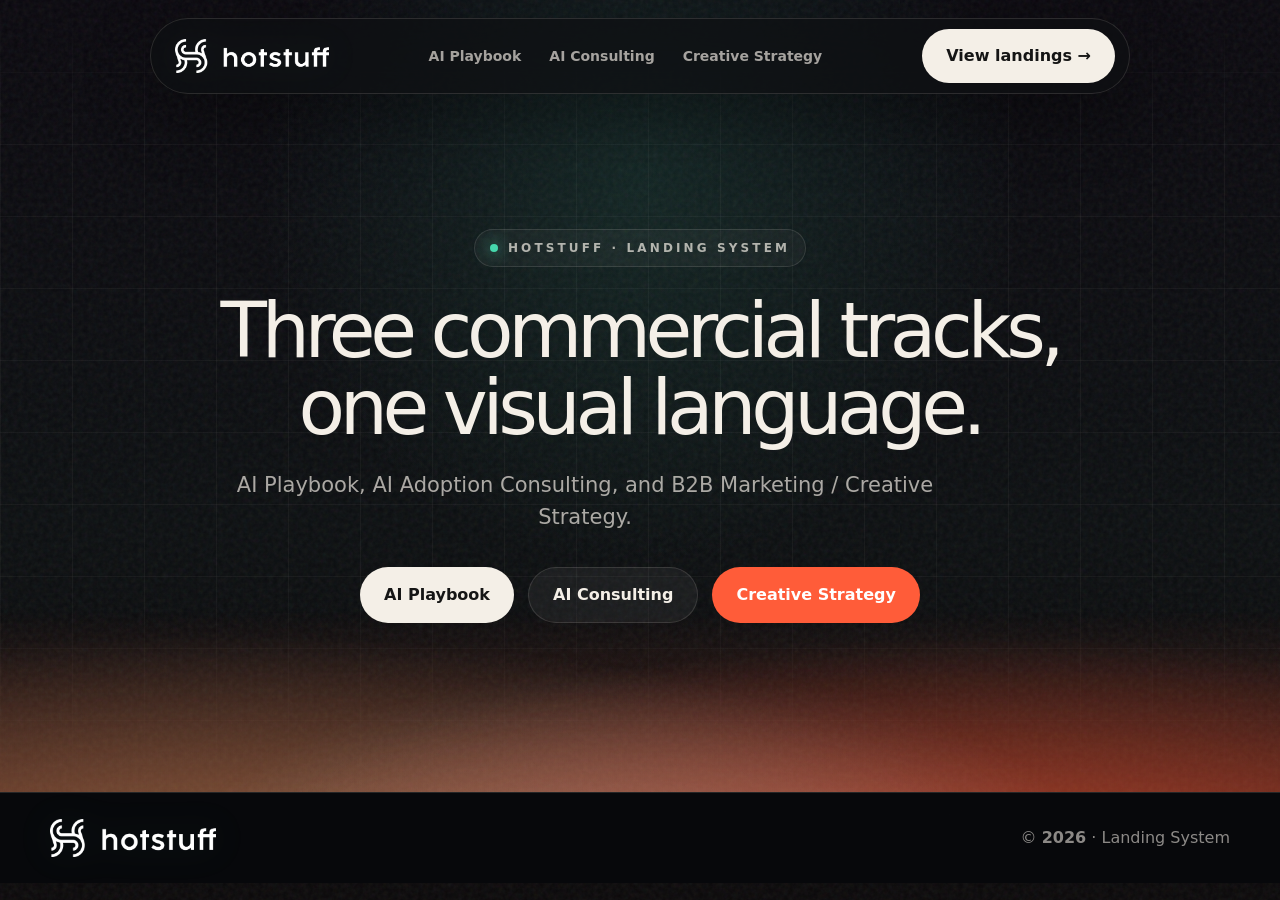
<file: index.html>
<!doctype html>
<html lang="en">
  <head>
    <meta charset="utf-8" />
    <meta name="viewport" content="width=device-width,initial-scale=1" />
    <title>HOTSTUFF Landings</title>
    <meta name="description" content="Choose a HOTSTUFF landing page." />
    <link rel="stylesheet" href="assets/styles.css" />
    <script>
(function () {
  const TRACKING_STORAGE_KEY = "tracking_params";

  const TRACKING_PARAMS = [
    "utm_source",
    "utm_medium",
    "utm_campaign",
    "utm_content",
    "utm_term",
    "gclid",
    "fbclid",
    "ad_id",
    "li_fat_id"
  ];

  try {
    const params = new URLSearchParams(window.location.search);

    const existingRaw = localStorage.getItem(TRACKING_STORAGE_KEY);
    const existing = existingRaw ? JSON.parse(existingRaw) : {};

    const updated = { ...existing };

    TRACKING_PARAMS.forEach(function (key) {
      const value = params.get(key);

      if (value && value.trim() !== "") {
        updated[key] = value.trim();
      }
    });

    localStorage.setItem(
      TRACKING_STORAGE_KEY,
      JSON.stringify(updated)
    );

  } catch (error) {
    console.error("Error capturing tracking params:", error);
  }
})();
</script>
  </head>
  <body>
    <div class="noise"></div>
    <nav class="nav">
      <a class="brand" href="index.html"
        ><img
          class="brand-logo"
          src="assets/logo-hotstuff.png"
          alt="Hotstuff" /></a
      ><button class="mobile-toggle">☰</button>
      <div class="nav-links">
        <a href="ai-playbook.html">AI Playbook</a
        ><a href="ai-consulting.html">AI Consulting</a
        ><a href="creative-strategy.html">Creative Strategy</a>
      </div>
      <a class="nav-cta" href="#form">View landings →</a>
    </nav>
    <main>
      <section class="hero">
        <div class="grid-bg"></div>
        <div class="aurora"></div>
        <div class="container">
          <div class="hero-copy reveal">
            <div class="eyebrow">HOTSTUFF · Landing System</div>
            <h1 style="margin-top: 26px">
              Three commercial tracks, one visual language.
            </h1>
            <p class="lead">
              AI Playbook, AI Adoption Consulting, and B2B Marketing / Creative
              Strategy.
            </p>
            <div class="hero-actions">
              <a class="btn" href="ai-playbook.html">AI Playbook</a
              ><a class="btn secondary" href="ai-consulting.html"
                >AI Consulting</a
              ><a class="btn coral" href="creative-strategy.html"
                >Creative Strategy</a
              >
            </div>
          </div>
        </div>
      </section>
    </main>
    <footer class="footer">
      <div class="container">
        <div class="brand">
          <img
            class="brand-logo"
            src="assets/logo-hotstuff.png"
            alt="Hotstuff"
          />
        </div>
        <span>© <b data-year></b> · Landing System</span>
      </div>
    </footer>
    <script src="assets/scripts.js"></script>
  </body>
</html>
</file>
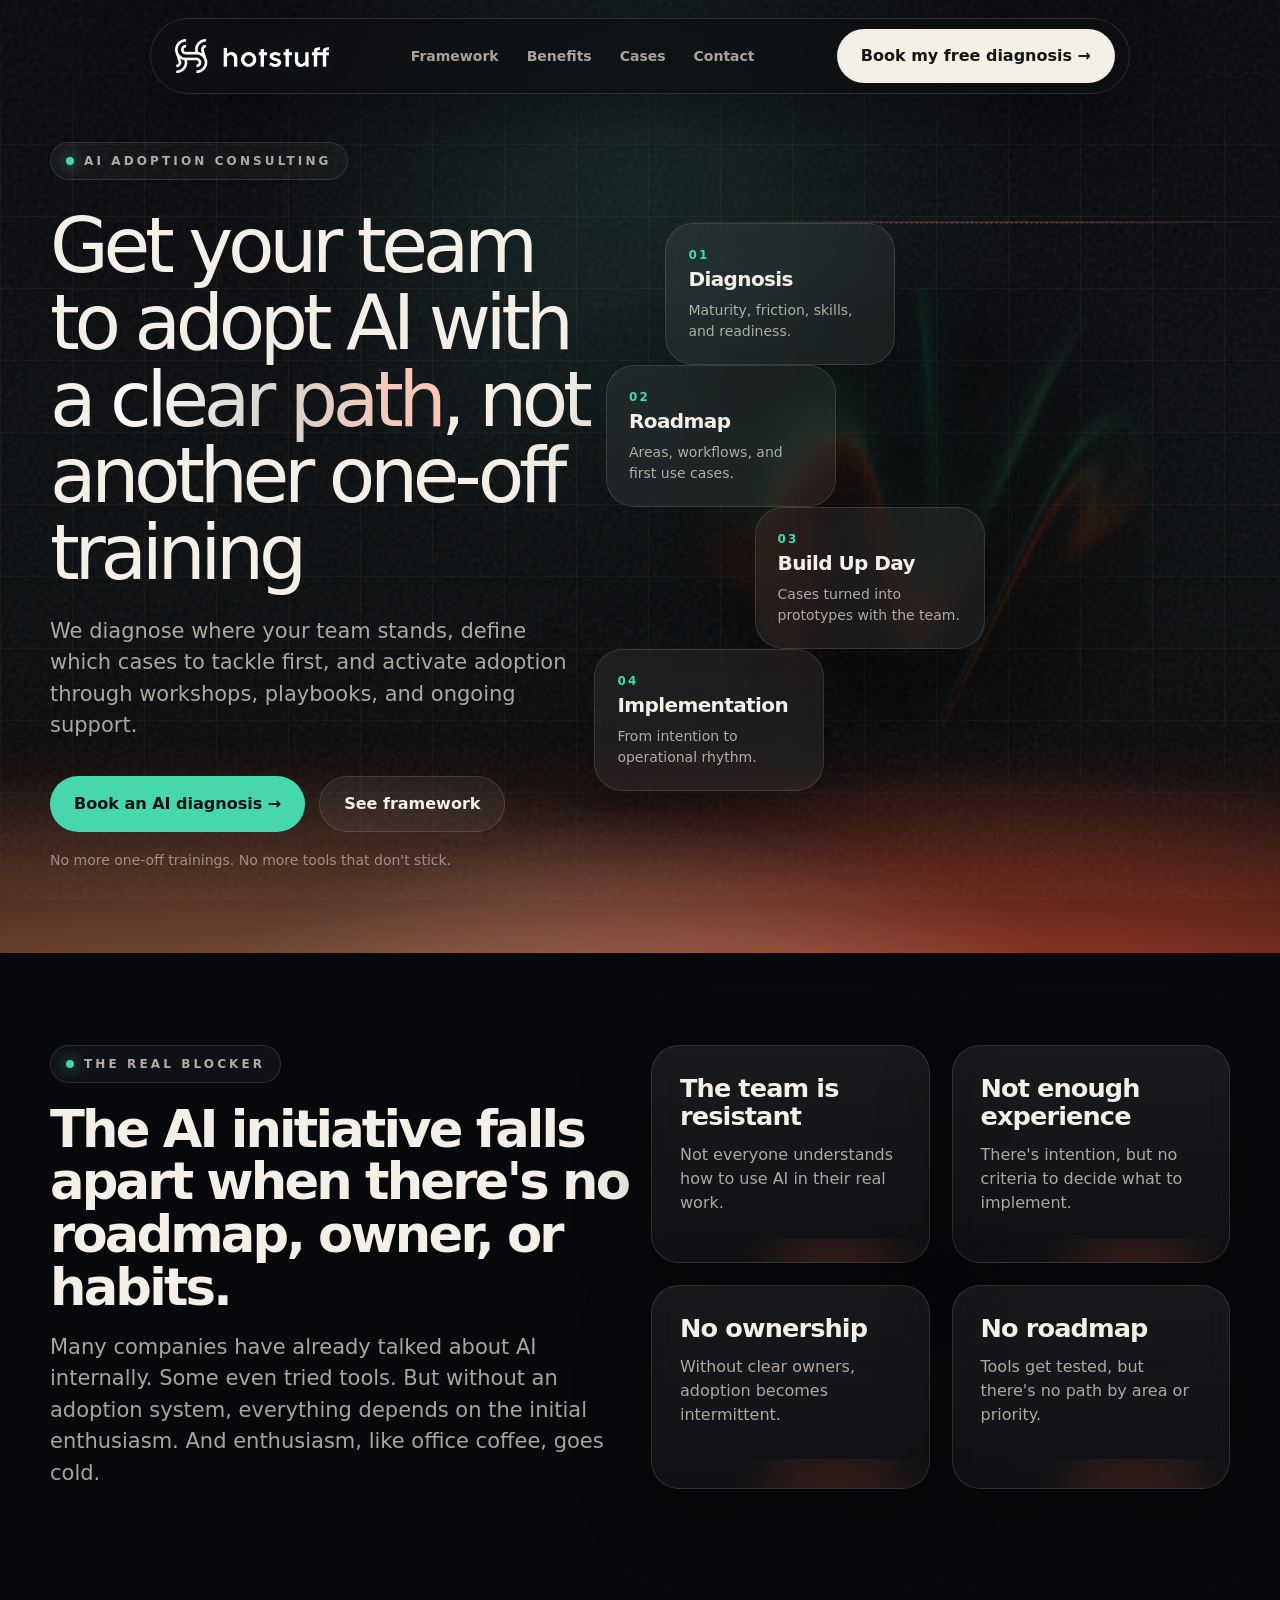
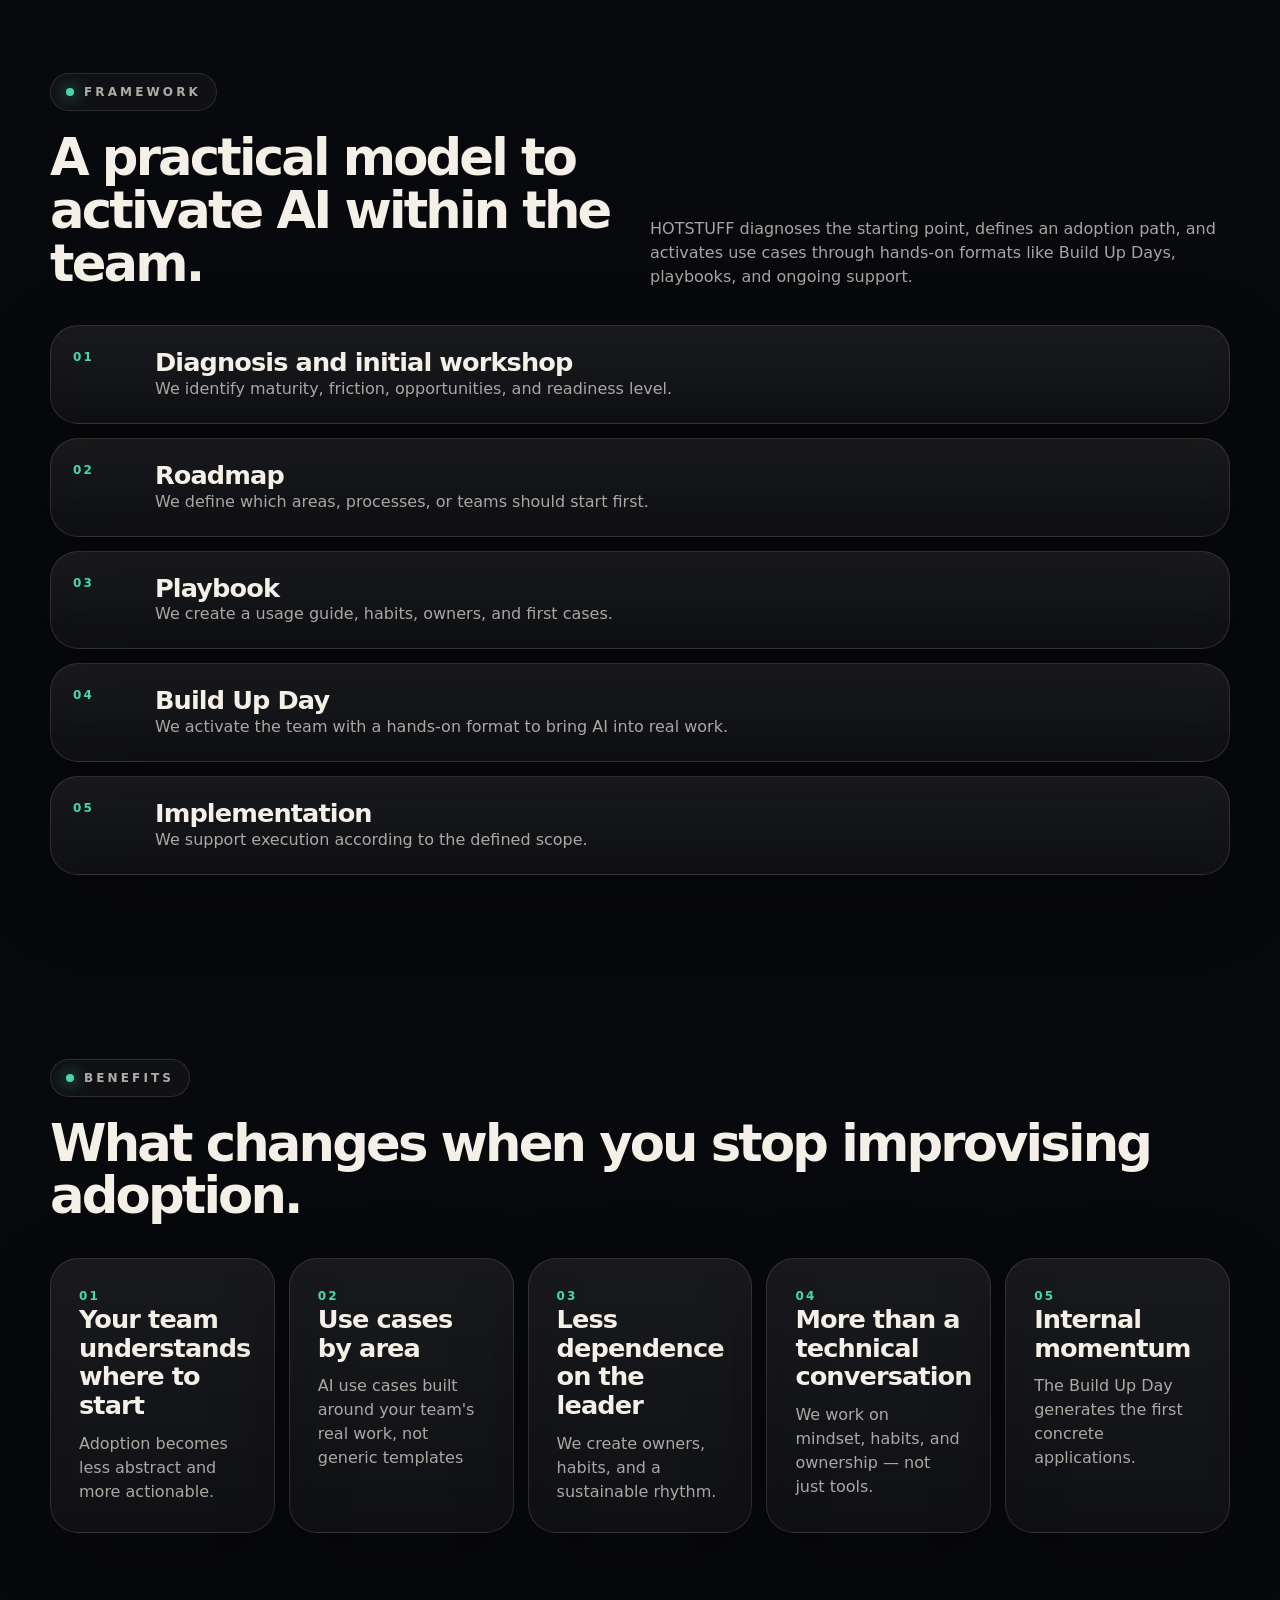
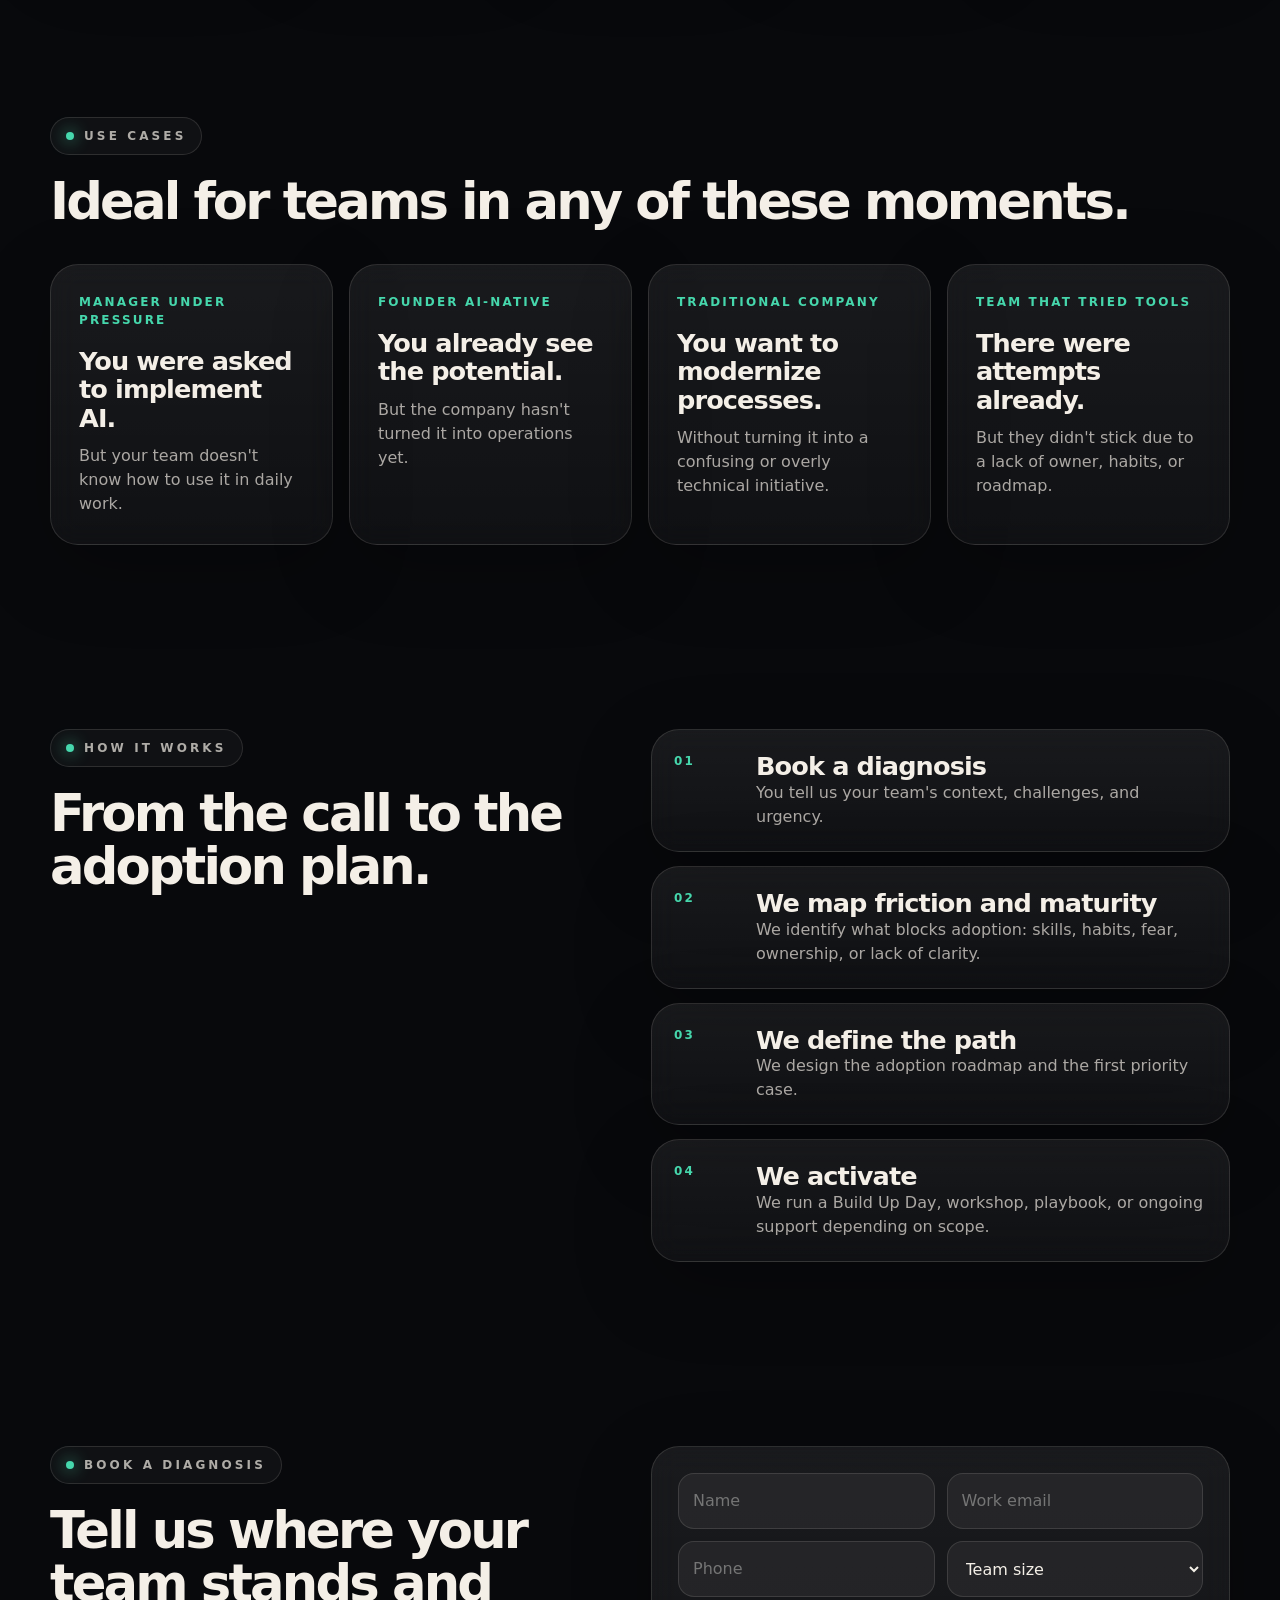
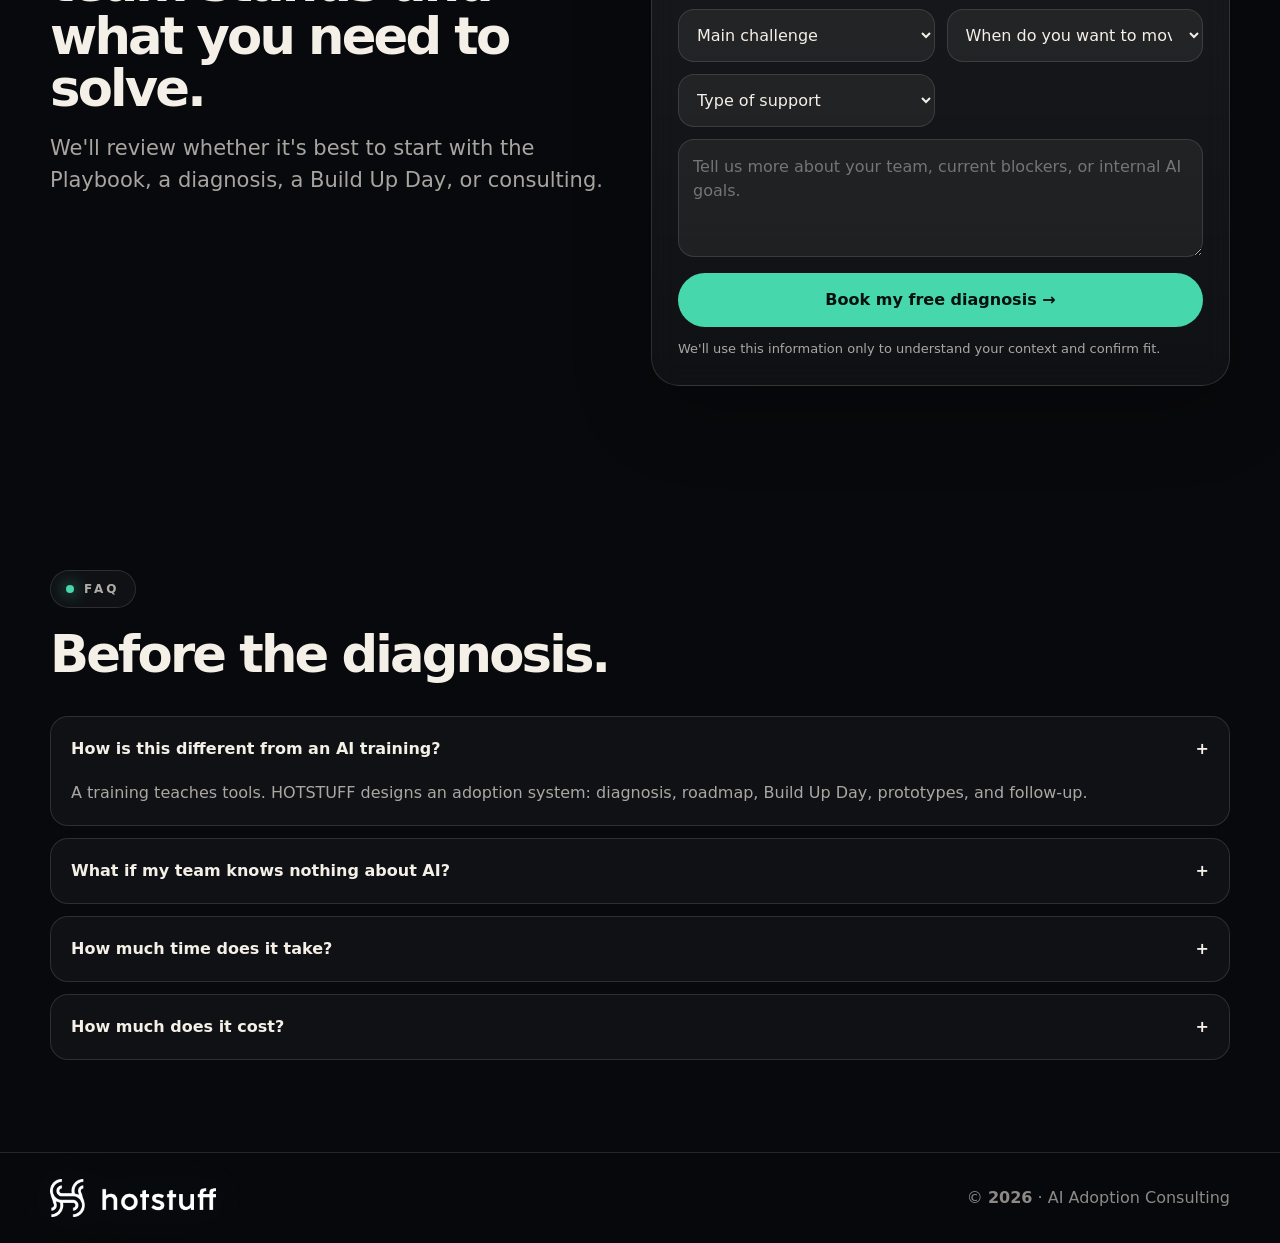
<file: ai-consulting.html>
<!doctype html>
<html lang="en">
  <head>
    <meta charset="utf-8" />
    <meta name="viewport" content="width=device-width,initial-scale=1" />
    <title>AI Consulting | HOTSTUFF</title>
    <meta
      name="description"
      content="Diagnosis, roadmap, and activation to adopt AI with structure."
    />
    <link rel="stylesheet" href="assets/styles.css" />
    <script>
(function () {
  const TRACKING_STORAGE_KEY = "tracking_params";

  const TRACKING_PARAMS = [
    "utm_source",
    "utm_medium",
    "utm_campaign",
    "utm_content",
    "utm_term",
    "gclid",
    "fbclid",
    "ad_id",
    "li_fat_id"
  ];

  try {
    const params = new URLSearchParams(window.location.search);

    const existingRaw = localStorage.getItem(TRACKING_STORAGE_KEY);
    const existing = existingRaw ? JSON.parse(existingRaw) : {};

    const updated = { ...existing };

    TRACKING_PARAMS.forEach(function (key) {
      const value = params.get(key);

      if (value && value.trim() !== "") {
        updated[key] = value.trim();
      }
    });

    localStorage.setItem(
      TRACKING_STORAGE_KEY,
      JSON.stringify(updated)
    );

  } catch (error) {
    console.error("Error capturing tracking params:", error);
  }
})();
</script>
  </head>
  <body>
    <div class="noise"></div>
    <nav class="nav">
      <a class="brand" href="index.html"
        ><img
          class="brand-logo"
          src="assets/logo-hotstuff.png"
          alt="Hotstuff" /></a
      ><button class="mobile-toggle">☰</button>
      <div class="nav-links">
        <a href="#framework">Framework</a><a href="#beneficios">Benefits</a
        ><a href="#casos">Cases</a><a href="#form">Contact</a>
      </div>
      <a class="nav-cta" href="#form">Book my free diagnosis →</a>
    </nav>
    <main>
      <section class="process-hero">
        <div class="grid-bg"></div>
        <div class="aurora"></div>
        <div class="container">
          <div class="hero-copy reveal">
            <div class="eyebrow">AI Adoption Consulting</div>
            <h1 style="margin-top: 28px">
              Get your team to adopt AI with a
              <span class="accent">clear path</span>, not another one-off
              training
            </h1>
            <p class="lead">
              We diagnose where your team stands, define which cases to tackle
              first, and activate adoption through workshops, playbooks, and
              ongoing support.
            </p>
            <!--
<div class="pill-list">
  <span class="pill">Maturity diagnosis</span>
  <span class="pill">Roadmap by area</span>
  <span class="pill">Build Up Day</span>
  <span class="pill">Ongoing support</span>
</div>
-->
            <div class="hero-actions">
              <a class="btn mint" href="#form">Book an AI diagnosis →</a
              ><a class="btn secondary" href="#framework">See framework</a>
            </div>
            <p class="hero-micro">
              No more one-off trainings. No more tools that don't stick.
            </p>
          </div>
          <div class="process-map reveal">
            <div class="map-ring"></div>
            <div class="node">
              <div class="tag">01</div>
              <b>Diagnosis</b
              ><span>Maturity, friction, skills, and readiness.</span>
            </div>
            <div class="node">
              <div class="tag">02</div>
              <b>Roadmap</b><span>Areas, workflows, and first use cases.</span>
            </div>
            <div class="node">
              <div class="tag">03</div>
              <b>Build Up Day</b
              ><span>Cases turned into prototypes with the team.</span>
            </div>
            <div class="node" style="margin-left: 30px">
              <div class="tag">04</div>
              <b>Implementation</b>
              <span>From intention to operational rhythm.</span>
            </div>
          </div>
        </div>
      </section>
      <section class="section">
        <div class="container grid-2">
          <div class="reveal">
            <span class="eyebrow">The real blocker</span>
            <h2 style="margin-top: 20px">
              The AI initiative falls apart when there's no roadmap, owner, or
              habits.
            </h2>
            <p class="lead" style="margin-top: 18px">
              Many companies have already talked about AI internally. Some even
              tried tools. But without an adoption system, everything depends on
              the initial enthusiasm. And enthusiasm, like office coffee, goes
              cold.
            </p>
          </div>
          <div class="grid-2 reveal">
            <div class="problem-card card">
              <h3>The team is resistant</h3>
              <p style="margin-top: 12px">
                Not everyone understands how to use AI in their real work.
              </p>
            </div>
            <div class="problem-card card">
              <h3>Not enough experience</h3>
              <p style="margin-top: 12px">
                There's intention, but no criteria to decide what to implement.
              </p>
            </div>
            <div class="problem-card card">
              <h3>No ownership</h3>
              <p style="margin-top: 12px">
                Without clear owners, adoption becomes intermittent.
              </p>
            </div>
            <div class="problem-card card">
              <h3>No roadmap</h3>
              <p style="margin-top: 12px">
                Tools get tested, but there's no path by area or priority.
              </p>
            </div>
          </div>
        </div>
      </section>
      <section class="section" id="framework">
        <div class="container">
          <div class="section-head reveal">
            <div>
              <span class="eyebrow">Framework</span>
              <h2 style="margin-top: 20px">
                A practical model to activate AI within the team.
              </h2>
            </div>
            <p>
              HOTSTUFF diagnoses the starting point, defines an adoption path,
              and activates use cases through hands-on formats like Build Up
              Days, playbooks, and ongoing support.
            </p>
          </div>
          <div class="timeline reveal">
            <div class="step card">
              <div class="num">01</div>
              <div>
                <h3>Diagnosis and initial workshop</h3>
                <p>
                  We identify maturity, friction, opportunities, and readiness
                  level.
                </p>
              </div>
            </div>
            <div class="step card">
              <div class="num">02</div>
              <div>
                <h3>Roadmap</h3>
                <p>
                  We define which areas, processes, or teams should start first.
                </p>
              </div>
            </div>
            <div class="step card">
              <div class="num">03</div>
              <div>
                <h3>Playbook</h3>
                <p>We create a usage guide, habits, owners, and first cases.</p>
              </div>
            </div>
            <div class="step card">
              <div class="num">04</div>
              <div>
                <h3>Build Up Day</h3>
                <p>
                  We activate the team with a hands-on format to bring AI into
                  real work.
                </p>
              </div>
            </div>
            <div class="step card">
              <div class="num">05</div>
              <div>
                <h3>Implementation</h3>
                <p>We support execution according to the defined scope.</p>
              </div>
            </div>
          </div>
        </div>
      </section>
      <section class="section" id="beneficios">
        <div class="container">
          <div class="section-head reveal">
            <div>
              <span class="eyebrow">Benefits</span>
              <h2 style="margin-top: 20px">
                What changes when you stop improvising adoption.
              </h2>
            </div>
          </div>
          <div class="benefit-strip reveal">
            <div class="feature-card card">
              <div class="num">01</div>
              <h3>Your team understands where to start</h3>
              <p style="margin-top: 12px">
                Adoption becomes less abstract and more actionable.
              </p>
            </div>
            <div class="feature-card card">
              <div class="num">02</div>
              <h3>Use cases by area</h3>
              <p style="margin-top: 12px">
                AI use cases built around your team's real work, not generic
                templates
              </p>
            </div>
            <div class="feature-card card">
              <div class="num">03</div>
              <h3>Less dependence on the leader</h3>
              <p style="margin-top: 12px">
                We create owners, habits, and a sustainable rhythm.
              </p>
            </div>
            <div class="feature-card card">
              <div class="num">04</div>
              <h3>More than a technical conversation</h3>
              <p style="margin-top: 12px">
                We work on mindset, habits, and ownership — not just tools.
              </p>
            </div>
            <div class="feature-card card">
              <div class="num">05</div>
              <h3>Internal momentum</h3>
              <p style="margin-top: 12px">
                The Build Up Day generates the first concrete applications.
              </p>
            </div>
          </div>
        </div>
      </section>
      <section class="section" id="casos">
        <div class="container">
          <div class="section-head reveal">
            <div>
              <span class="eyebrow">Use cases</span>
              <h2 style="margin-top: 20px">
                Ideal for teams in any of these moments.
              </h2>
            </div>
          </div>
          <div class="grid-4">
            <div class="case-card card reveal">
              <div class="tag">Manager under pressure</div>
              <h3 style="margin-top: 18px">You were asked to implement AI.</h3>
              <p style="margin-top: 12px">
                But your team doesn't know how to use it in daily work.
              </p>
            </div>
            <div class="case-card card reveal">
              <div class="tag">Founder AI-native</div>
              <h3 style="margin-top: 18px">You already see the potential.</h3>
              <p style="margin-top: 12px">
                But the company hasn't turned it into operations yet.
              </p>
            </div>
            <div class="case-card card reveal">
              <div class="tag">Traditional company</div>
              <h3 style="margin-top: 18px">You want to modernize processes.</h3>
              <p style="margin-top: 12px">
                Without turning it into a confusing or overly technical
                initiative.
              </p>
            </div>
            <div class="case-card card reveal">
              <div class="tag">Team that tried tools</div>
              <h3 style="margin-top: 18px">There were attempts already.</h3>
              <p style="margin-top: 12px">
                But they didn't stick due to a lack of owner, habits, or
                roadmap.
              </p>
            </div>
          </div>
        </div>
      </section>
      <section class="section">
        <div class="container grid-2">
          <div class="reveal">
            <span class="eyebrow">How it works</span>
            <h2 style="margin-top: 20px">
              From the call to the adoption plan.
            </h2>
          </div>
          <div class="timeline reveal">
            <div class="step card">
              <div class="num">01</div>
              <div>
                <h3>Book a diagnosis</h3>
                <p>You tell us your team's context, challenges, and urgency.</p>
              </div>
            </div>
            <div class="step card">
              <div class="num">02</div>
              <div>
                <h3>We map friction and maturity</h3>
                <p>
                  We identify what blocks adoption: skills, habits, fear,
                  ownership, or lack of clarity.
                </p>
              </div>
            </div>
            <div class="step card">
              <div class="num">03</div>
              <div>
                <h3>We define the path</h3>
                <p>
                  We design the adoption roadmap and the first priority case.
                </p>
              </div>
            </div>
            <div class="step card">
              <div class="num">04</div>
              <div>
                <h3>We activate</h3>
                <p>
                  We run a Build Up Day, workshop, playbook, or ongoing support
                  depending on scope.
                </p>
              </div>
            </div>
          </div>
        </div>
      </section>
      <section class="section" id="form">
        <div class="container grid-2">
          <div class="reveal">
            <span class="eyebrow">Book a diagnosis</span>
            <h2 style="margin-top: 20px">
              Tell us where your team stands and what you need to solve.
            </h2>
            <p class="lead" style="margin-top: 18px">
              We'll review whether it's best to start with the Playbook, a
              diagnosis, a Build Up Day, or consulting.
            </p>
          </div>
          <form
            class="form-card card reveal"
            data-redirect="thankyou-consulting.html"
          >
            <div class="form-grid">
              <input required placeholder="Name" /><input
                type="email"
                required
                placeholder="Work email"
              /><input placeholder="Phone" /><!--
<input placeholder="Company" />
<input placeholder="Role" />
<input placeholder="Country" />

<input placeholder="Company" />
<input placeholder="Role" />
<input placeholder="Country" />
--><select required>
                <option value="">Team size</option>
                <option>1–10</option>
                <option>11–50</option>
                <option>51–200</option>
                <option>200+</option></select
              ><select required>
                <option value="">Main challenge</option>
                <option>The team doesn't use AI</option>
                <option>We don't know where to start</option>
                <option>No roadmap</option>
                <option>There's no internal owner</option>
                <option>We want to activate a specific area</option></select
              ><select required>
                <option value="">When do you want to move forward?</option>
                <option>This month</option>
                <option>1–3 months</option>
                <option>3–6 months</option>
                <option>Just exploring</option></select
              ><select required>
                <option value="">Type of support</option>
                <option>Diagnosis</option>
                <option>Build Up Day</option>
                <option>Consulting</option>
                <option>Full implementation</option>
                <option>Not sure</option></select
              ><textarea
                class="full"
                placeholder="Tell us more about your team, current blockers, or internal AI goals."
              ></textarea>
            </div>
            <button
              class="btn mint"
              type="submit"
              style="width: 100%; margin-top: 16px"
            >
              Book my free diagnosis →
            </button>
            <p class="form-note">
              We'll use this information only to understand your context and
              confirm fit.
            </p>
          </form>
        </div>
      </section>
      <section class="section" id="faq">
        <div class="container">
          <div class="section-head reveal">
            <div>
              <span class="eyebrow">FAQ</span>
              <h2 style="margin-top: 20px">Before the diagnosis.</h2>
            </div>
          </div>
          <div class="faq reveal">
            <div class="faq-item open">
              <div class="faq-q">
                How is this different from an AI training?<span>+</span>
              </div>
              <div class="faq-a">
                <p>
                  A training teaches tools. HOTSTUFF designs an adoption system:
                  diagnosis, roadmap, Build Up Day, prototypes, and follow-up.
                </p>
              </div>
            </div>
            <div class="faq-item">
              <div class="faq-q">
                What if my team knows nothing about AI?<span>+</span>
              </div>
              <div class="faq-a">
                <p>
                  No problem. The diagnostic identifies who knows what and how
                  to build balanced teams.
                </p>
              </div>
            </div>
            <div class="faq-item">
              <div class="faq-q">How much time does it take?<span>+</span></div>
              <div class="faq-a">
                <p>
                  The Build Up Day takes a full day. Before that there are 2–3
                  short diagnosis and design meetings.
                </p>
              </div>
            </div>
            <div class="faq-item">
              <div class="faq-q">How much does it cost?<span>+</span></div>
              <div class="faq-a">
                <p>
                  It's quoted based on team size, diagnosis, Build Up Day
                  length, and level of follow-up.
                </p>
              </div>
            </div>
          </div>
        </div>
      </section>
    </main>
    <footer class="footer">
      <div class="container">
        <div class="brand">
          <img
            class="brand-logo"
            src="assets/logo-hotstuff.png"
            alt="Hotstuff"
          />
        </div>
        <span>© <b data-year></b> · AI Adoption Consulting</span>
      </div>
    </footer>
    <script src="assets/scripts.js"></script>
  </body>
</html>
</file>
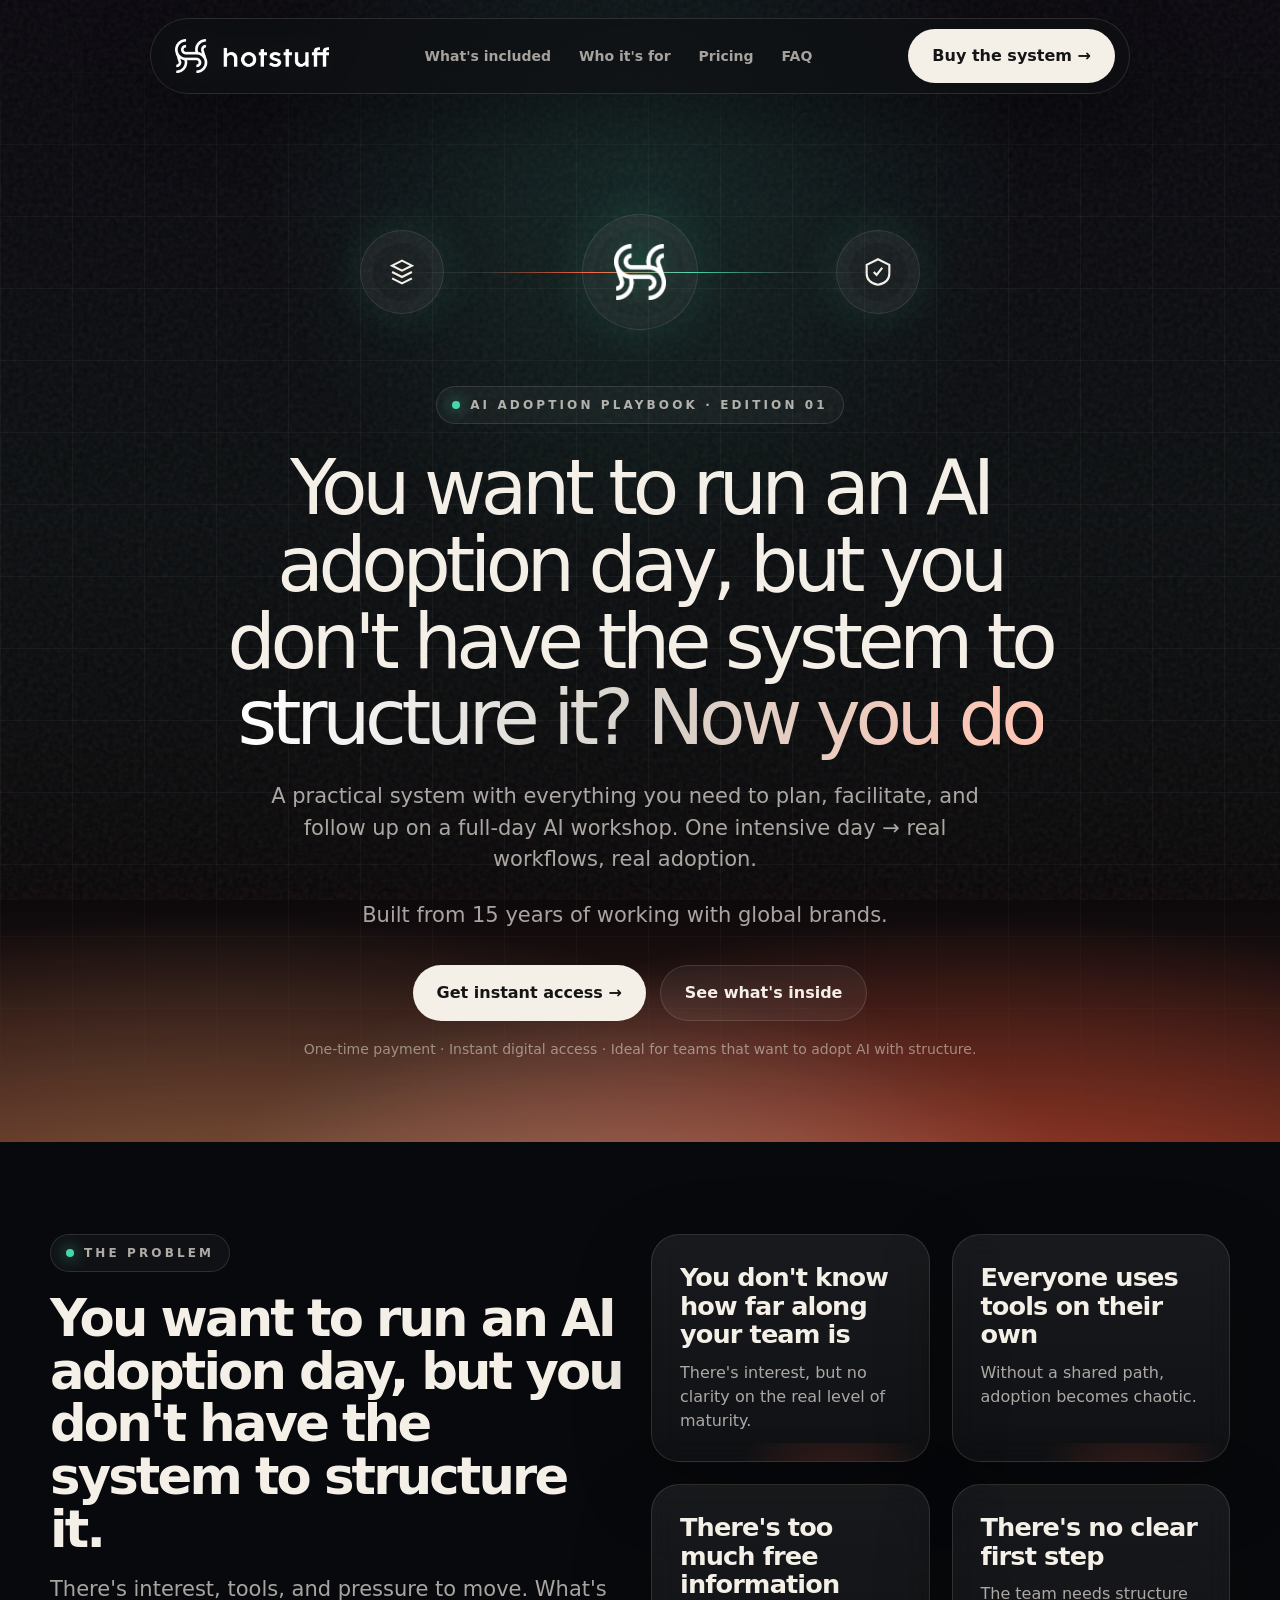
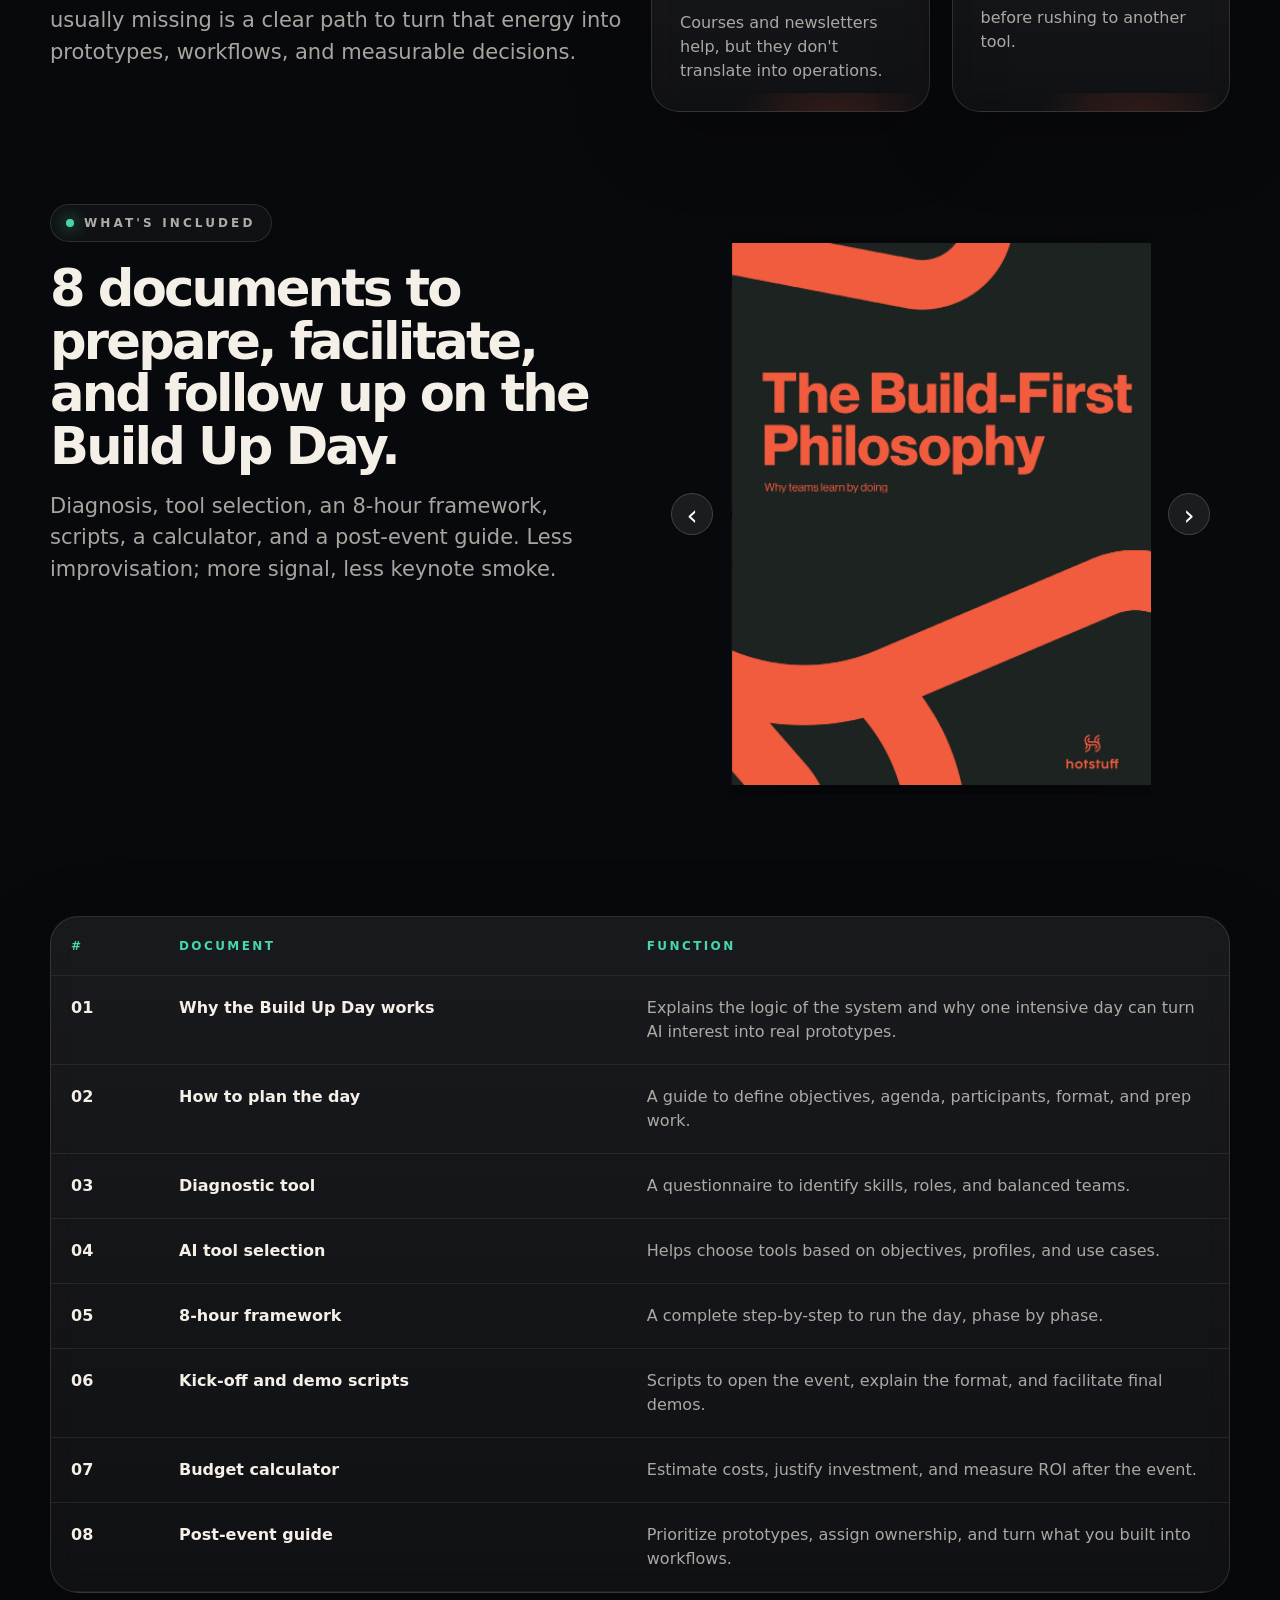
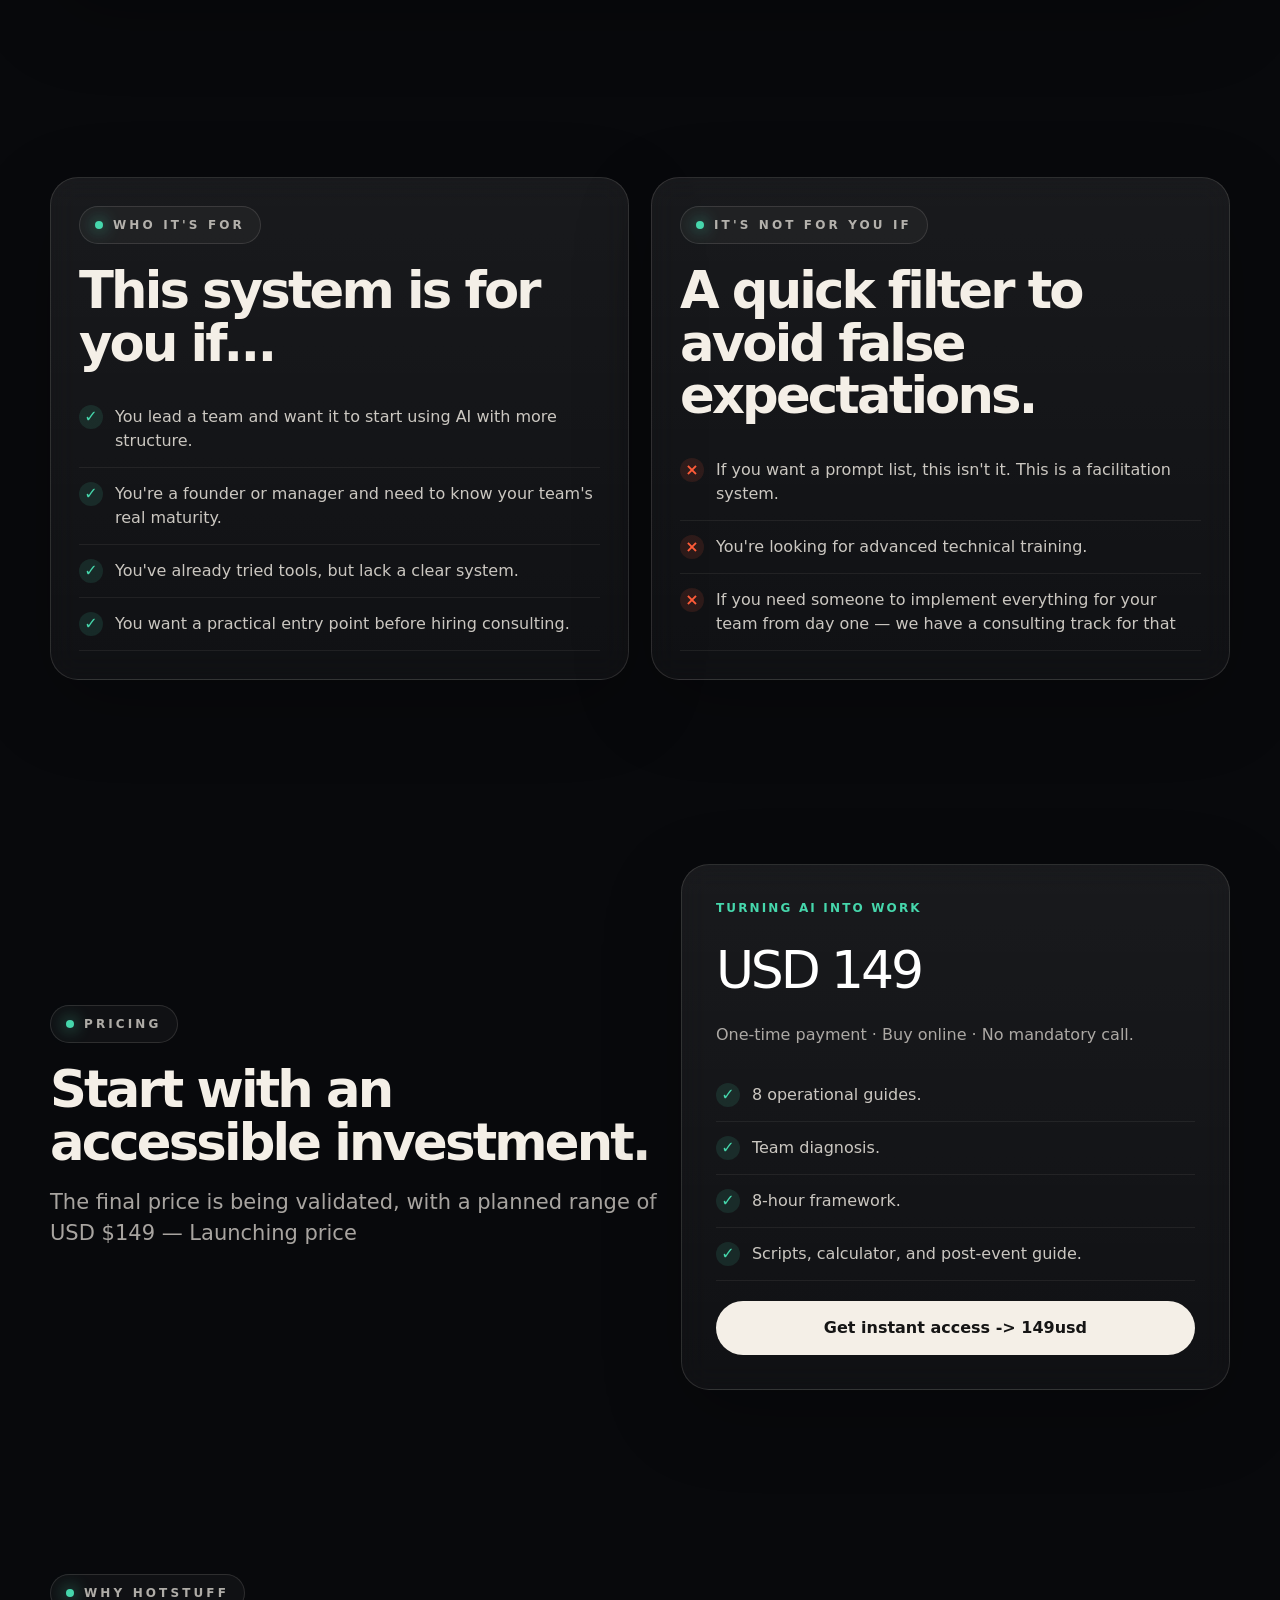
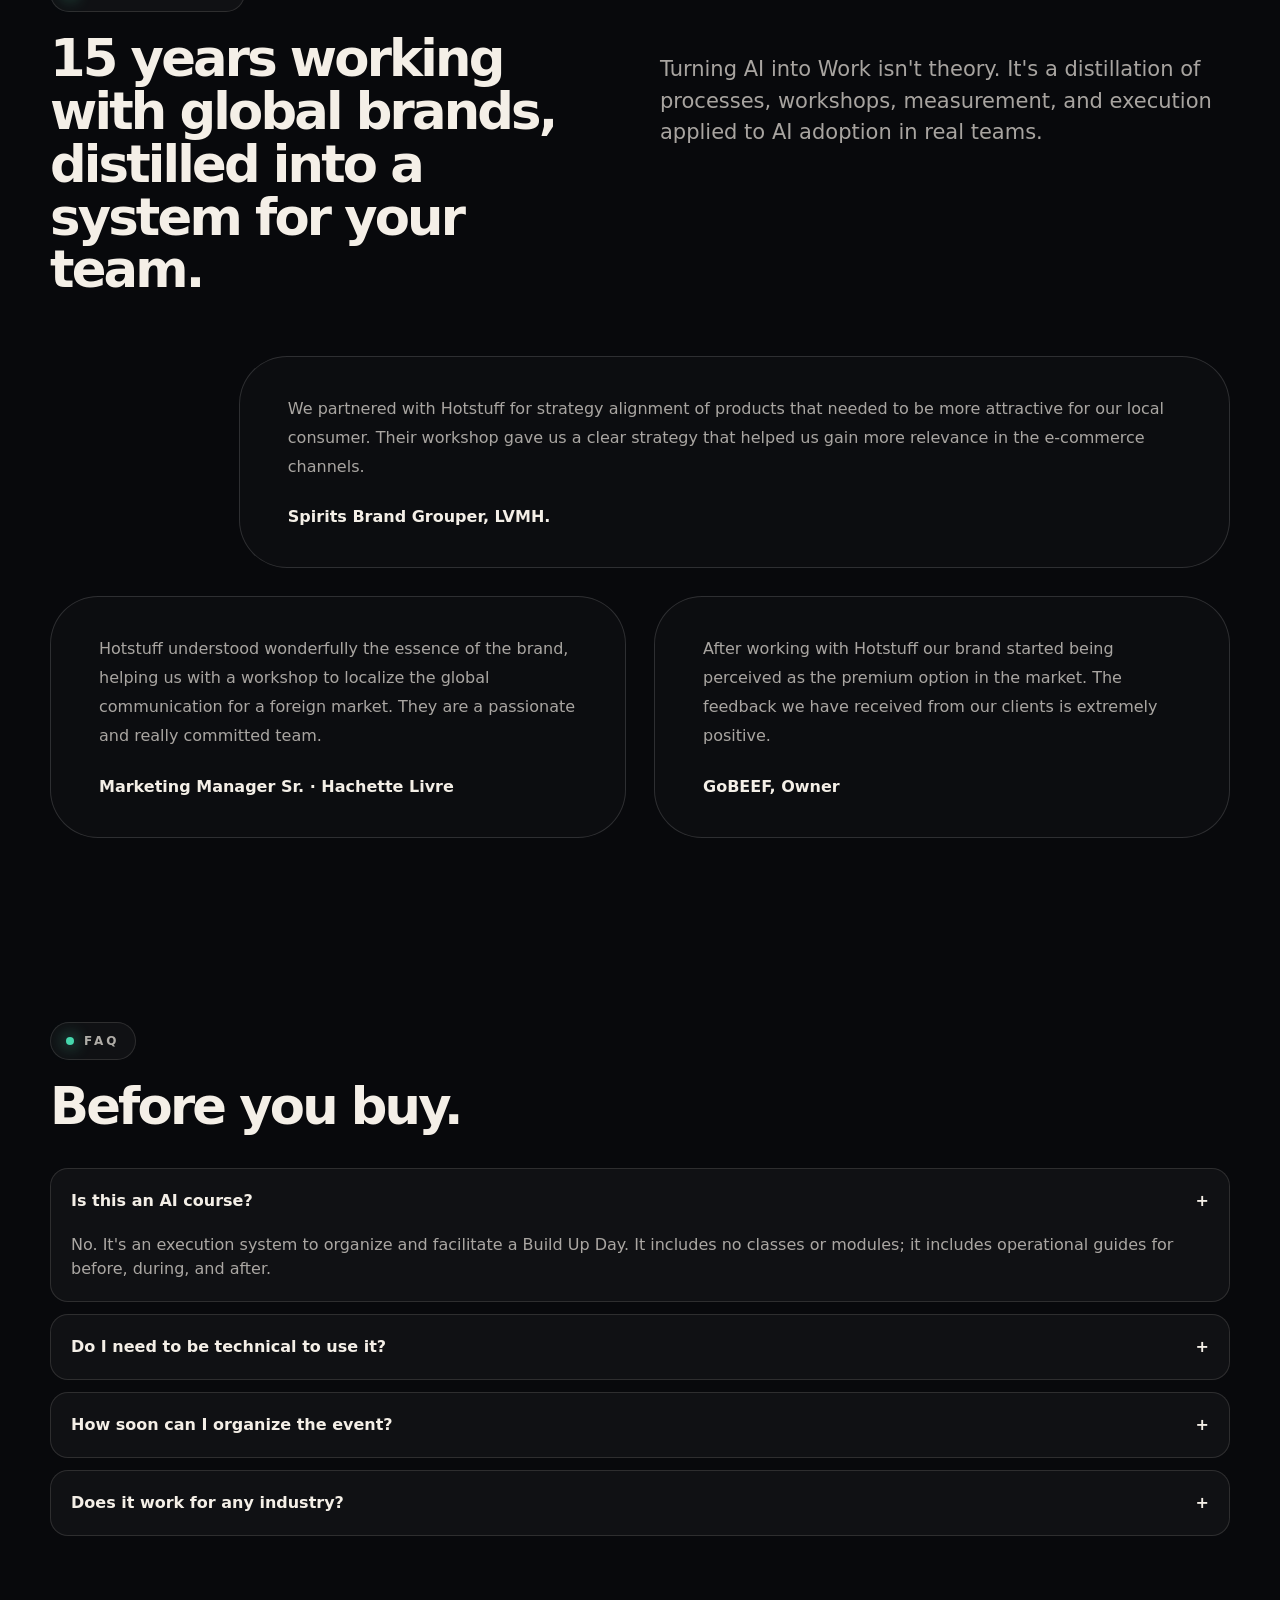
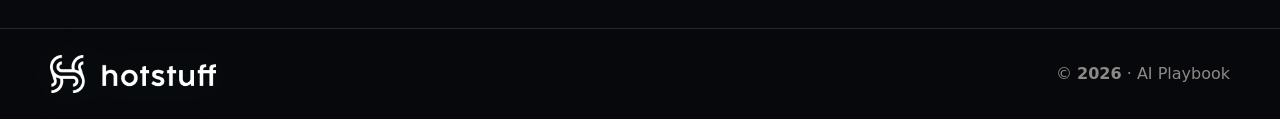
<file: ai-playbook.html>
<!doctype html>
<html lang="en">
  <head>
    <meta charset="utf-8" />
    <meta name="viewport" content="width=device-width,initial-scale=1" />
    <title>AI Playbook | HOTSTUFF</title>
    <meta
      name="description"
      content="An operating system to facilitate an AI Build Up Day."
    />
    <link rel="stylesheet" href="assets/styles.css" />
    <script>
(function () {
  const TRACKING_STORAGE_KEY = "tracking_params";

  const TRACKING_PARAMS = [
    "utm_source",
    "utm_medium",
    "utm_campaign",
    "utm_content",
    "utm_term",
    "gclid",
    "fbclid",
    "ad_id",
    "li_fat_id"
  ];

  try {
    const params = new URLSearchParams(window.location.search);

    const existingRaw = localStorage.getItem(TRACKING_STORAGE_KEY);
    const existing = existingRaw ? JSON.parse(existingRaw) : {};

    const updated = { ...existing };

    TRACKING_PARAMS.forEach(function (key) {
      const value = params.get(key);

      if (value && value.trim() !== "") {
        updated[key] = value.trim();
      }
    });

    localStorage.setItem(
      TRACKING_STORAGE_KEY,
      JSON.stringify(updated)
    );

  } catch (error) {
    console.error("Error capturing tracking params:", error);
  }
})();
</script>
  </head>
  <body>
    <div class="noise"></div>
    <nav class="nav">
      <a class="brand" href="index.html">
        <img class="brand-logo" src="assets/logo-hotstuff.png" alt="Hotstuff" />
      </a>

      <div class="nav-links">
        <a href="#incluye">What's included</a>
        <a href="#fit">Who it's for</a>
        <a href="#precio">Pricing</a>
        <a href="#faq">FAQ</a>
      </div>

      <a class="nav-cta" href="#form">Buy the system →</a>

      <button class="mobile-toggle">☰</button>
    </nav>
    <main>
      <section class="hero">
        <div class="grid-bg"></div>
        <div class="aurora"></div>
        <div class="container">
          <div class="orb-line reveal">
            <div class="orb">
              <svg
                viewBox="0 0 24 24"
                fill="none"
                stroke="currentColor"
                stroke-width="1.5"
              >
                <path d="M5 7.5 12 4l7 3.5-7 3.5-7-3.5Z" />
                <path d="M5 12l7 3.5L19 12" />
                <path d="M5 16.5l7 3.5 7-3.5" />
              </svg>
            </div>
            <div class="orb">
              <img class="orb-logo" src="assets/logo-mark.png" alt="Hotstuff" />
            </div>
            <div class="orb">
              <svg
                viewBox="0 0 24 24"
                fill="none"
                stroke="currentColor"
                stroke-width="1.5"
              >
                <path d="M12 3 20 7v6c0 4-3 7-8 8-5-1-8-4-8-8V7l8-4Z" />
                <path d="m9 12 2 2 4-5" />
              </svg>
            </div>
          </div>
          <div class="hero-copy reveal">
            <div class="eyebrow">AI Adoption Playbook · Edition 01</div>
            <h1 style="margin-top: 26px">
              You want to run an AI adoption day, but you don't have the system
              to
              <span class="accent">structure it? Now you do</span>
            </h1>
            <p class="lead" style="margin-left: 40px">
              A practical system with everything you need to plan, facilitate,
              and follow up on a full-day AI workshop. One intensive day → real
              workflows, real adoption.
            </p>

            <p class="lead" style="margin-left: 40px">
              Built from 15 years of working with global brands.
            </p>
            <div class="hero-actions">
              <a class="btn" href="#precio">Get instant access →</a
              ><a class="btn secondary" href="#incluye">See what's inside</a>
            </div>
            <p class="hero-micro">
              One-time payment · Instant digital access · Ideal for teams that
              want to adopt AI with structure.
            </p>
          </div>
        </div>
      </section>
      <section class="section">
        <div class="container grid-2">
          <div class="reveal">
            <span class="eyebrow">The problem</span>
            <h2 style="margin-top: 20px">
              You want to run an AI adoption day, but you don't have the system
              to structure it.
            </h2>
            <p class="lead" style="margin-top: 18px">
              There's interest, tools, and pressure to move. What's usually
              missing is a clear path to turn that energy into prototypes,
              workflows, and measurable decisions.
            </p>
          </div>
          <div class="grid-2 reveal">
            <div class="problem-card card">
              <h3>You don't know how far along your team is</h3>
              <p style="margin-top: 12px">
                There's interest, but no clarity on the real level of maturity.
              </p>
            </div>
            <div class="problem-card card">
              <h3>Everyone uses tools on their own</h3>
              <p style="margin-top: 12px">
                Without a shared path, adoption becomes chaotic.
              </p>
            </div>
            <div class="problem-card card">
              <h3>There's too much free information</h3>
              <p style="margin-top: 12px">
                Courses and newsletters help, but they don't translate into
                operations.
              </p>
            </div>
            <div class="problem-card card">
              <h3>There's no clear first step</h3>
              <p style="margin-top: 12px">
                The team needs structure before rushing to another tool.
              </p>
            </div>
          </div>
        </div>
      <section class="section" id="incluye">
  <style>
    #incluye .single-doc-carousel {
      position: relative;
      min-height: 620px;
      display: flex;
      align-items: center;
      justify-content: center;
      overflow: hidden;
    }

    #incluye .single-doc-track {
      position: relative;
      width: 420px;
      height: 560px;
      display: flex;
      align-items: center;
      justify-content: center;
      overflow: hidden;
    }

    #incluye .single-doc {
      position: absolute;
      inset: 0;
      width: 100%;
      height: 100%;
      object-fit: contain;
      object-position: center;
      opacity: 0;
      transform: scale(0.96);
      transition: opacity 0.35s ease, transform 0.35s ease;
      filter: drop-shadow(0 30px 70px rgba(0, 0, 0, 0.45));
    }

    #incluye .single-doc.active {
      opacity: 1;
      transform: scale(1);
    }

    #incluye .doc-arrow {
      position: absolute;
      top: 50%;
      transform: translateY(-50%);
      z-index: 10;
      width: 42px;
      height: 42px;
      border-radius: 999px;
      border: 1px solid rgba(255, 255, 255, 0.16);
      background: rgba(255, 255, 255, 0.08);
      color: #fff;
      font-size: 28px;
      cursor: pointer;
    }

    #incluye .doc-prev {
      left: 20px;
      
    }

    #incluye .doc-next {
      right: 20px;
    }

    @media (max-width: 900px) {
      #incluye .single-doc-carousel {
        min-height: 520px;
      }

      #incluye .single-doc-track {
        width: 330px;
        height: 460px;
      }

      #incluye .doc-prev {
        left: 0;
      }

      #incluye .doc-next {
        right: 0;
      }
    }

    @media (max-width: 560px) {
      #incluye .single-doc-carousel {
        min-height: 470px;
      }

      #incluye .single-doc-track {
        width: 290px;
        height: 410px;
      }
    }
  </style>

  <div class="container grid-2">
    <div class="reveal">
      <span class="eyebrow">What's included</span>

      <h2 style="margin-top: 20px">
        8 documents to prepare, facilitate, and follow up on the Build Up Day.
      </h2>

      <p class="lead" style="margin-top: 18px">
        Diagnosis, tool selection, an 8-hour framework, scripts, a calculator,
        and a post-event guide. Less improvisation; more signal, less keynote
        smoke.
      </p>
    </div>

    <div class="single-doc-carousel reveal">
      <button class="doc-arrow doc-prev" type="button">‹</button>

      <div class="single-doc-track">
        <img src="assets/doc1.png" alt="Document 01" class="single-doc active" />
        <img src="assets/doc2.png" alt="Document 02" class="single-doc" />
        <img src="assets/doc3.png" alt="Document 03" class="single-doc" />
        <img src="assets/doc4.png" alt="Document 04" class="single-doc" />
        <img src="assets/doc5.png" alt="Document 05" class="single-doc" />
        <img src="assets/doc6.png" alt="Document 06" class="single-doc" />
        <img src="assets/doc7.png" alt="Document 07" class="single-doc" />
        <img src="assets/doc8.png" alt="Document 08" class="single-doc" />
      </div>

      <button class="doc-arrow doc-next" type="button">›</button>
    </div>
  </div>
</section>
        <div class="container">
          <div class="table card reveal">
            <div class="table-row"><b>#</b><b>Document</b><b>Function</b></div>
            <div class="table-row">
              <b>01</b><b>Why the Build Up Day works</b>
              <p>
                Explains the logic of the system and why one intensive day can
                turn AI interest into real prototypes.
              </p>
            </div>
            <div class="table-row">
              <b>02</b><b>How to plan the day</b>
              <p>
                A guide to define objectives, agenda, participants, format, and
                prep work.
              </p>
            </div>
            <div class="table-row">
              <b>03</b><b>Diagnostic tool</b>
              <p>
                A questionnaire to identify skills, roles, and balanced teams.
              </p>
            </div>
            <div class="table-row">
              <b>04</b><b>AI tool selection</b>
              <p>
                Helps choose tools based on objectives, profiles, and use cases.
              </p>
            </div>
            <div class="table-row">
              <b>05</b><b>8-hour framework</b>
              <p>A complete step-by-step to run the day, phase by phase.</p>
            </div>
            <div class="table-row">
              <b>06</b><b>Kick-off and demo scripts</b>
              <p>
                Scripts to open the event, explain the format, and facilitate
                final demos.
              </p>
            </div>
            <div class="table-row">
              <b>07</b><b>Budget calculator</b>
              <p>
                Estimate costs, justify investment, and measure ROI after the
                event.
              </p>
            </div>
            <div class="table-row">
              <b>08</b><b>Post-event guide</b>
              <p>
                Prioritize prototypes, assign ownership, and turn what you built
                into workflows.
              </p>
            </div>
          </div>
        </div>
      </section>
      <section class="section" id="fit">
        <div class="container grid-2">
          <div class="card feature-card reveal">
            <span class="eyebrow">Who it's for</span>
            <h2 style="margin-top: 20px">This system is for you if…</h2>
            <div style="margin-top: 22px">
              <div class="check-row">
                You lead a team and want it to start using AI with more
                structure.
              </div>
              <div class="check-row">
                You're a founder or manager and need to know your team's real
                maturity.
              </div>
              <div class="check-row">
                You've already tried tools, but lack a clear system.
              </div>
              <div class="check-row">
                You want a practical entry point before hiring consulting.
              </div>
            </div>
          </div>
          <div class="card feature-card reveal">
            <span class="eyebrow">It's not for you if</span>
            <h2 style="margin-top: 20px">
              A quick filter to avoid false expectations.
            </h2>
            <div style="margin-top: 22px">
              <div class="check-row x-row">
                If you want a prompt list, this isn't it. This is a facilitation
                system.
              </div>
              <div class="check-row x-row">
                You're looking for advanced technical training.
              </div>
              <div class="check-row x-row">
                If you need someone to implement everything for your team from
                day one — we have a consulting track for that
              </div>
            </div>
          </div>
        </div>
      </section>
      <section class="section" id="precio">
        <div class="container pricing">
          <div class="reveal">
            <span class="eyebrow">Pricing</span>
            <h2 style="margin-top: 20px">
              Start with an accessible investment.
            </h2>
            <p class="lead" style="margin-top: 18px">
              The final price is being validated, with a planned range of USD
              $149 — Launching price<!-- $149–$199 for the digital product.-->
            </p>
          </div>
          <div class="price-card card reveal">
            <div class="tag">Turning AI into Work</div>
            <div class="price">USD 149</div>
            <p>One-time payment · Buy online · No mandatory call.</p>
            <div style="margin-top: 22px">
              <div class="check-row">8 operational guides.</div>
              <div class="check-row">Team diagnosis.</div>
              <div class="check-row">8-hour framework.</div>
              <div class="check-row">
                Scripts, calculator, and post-event guide.
              </div>
            </div>
            <a
              class="btn"
              href="thankyou-playbook.html"
              style="width: 100%; margin-top: 20px"
              >Get instant access -> 149usd</a
            >
          </div>
        </div>
      </section>
      <section class="section">
        <div class="container why-layout">
          <div class="reveal">
            <span class="eyebrow">Why HOTSTUFF</span>
            <h2 style="margin-top: 20px">
              15 years working with global brands, distilled into a system for
              your team.
            </h2>
          </div>

          <div class="reveal why-content">
            <p class="lead">
              Turning AI into Work isn't theory. It's a distillation of
              processes, workshops, measurement, and execution applied to AI
              adoption in real teams.
            </p>
          </div>

          <div class="testimonials-grid">
            <div class="testimonial testimonial-main">
              <p>
                We partnered with Hotstuff for strategy alignment of products
                that needed to be more attractive for our local consumer. Their
                workshop gave us a clear strategy that helped us gain more
                relevance in the e-commerce channels.
              </p>
              <strong>Spirits Brand Grouper, LVMH.</strong>
            </div>

            <div class="testimonial">
              <p>
                Hotstuff understood wonderfully the essence of the brand,
                helping us with a workshop to localize the global communication
                for a foreign market. They are a passionate and really committed
                team.
              </p>
              <strong>Marketing Manager Sr. · Hachette Livre</strong>
            </div>

            <div class="testimonial">
              <p>
                After working with Hotstuff our brand started being perceived as
                the premium option in the market. The feedback we have received
                from our clients is extremely positive.
              </p>
              <strong>GoBEEF, Owner</strong>
            </div>
          </div>
        </div>
      </section>
      <section class="section" id="faq">
        <div class="container">
          <div class="section-head reveal">
            <div>
              <span class="eyebrow">FAQ</span>
              <h2 style="margin-top: 20px">Before you buy.</h2>
            </div>
          </div>
          <div class="faq reveal">
            <div class="faq-item open">
              <div class="faq-q">Is this an AI course?<span>+</span></div>
              <div class="faq-a">
                <p>
                  No. It's an execution system to organize and facilitate a
                  Build Up Day. It includes no classes or modules; it includes
                  operational guides for before, during, and after.
                </p>
              </div>
            </div>
            <div class="faq-item">
              <div class="faq-q">
                Do I need to be technical to use it?<span>+</span>
              </div>
              <div class="faq-a">
                <p>
                  No. It's designed for managers and leaders. The technical
                  profile can come from your own team, and the diagnostic helps
                  identify it.
                </p>
              </div>
            </div>
            <div class="faq-item">
              <div class="faq-q">
                How soon can I organize the event?<span>+</span>
              </div>
              <div class="faq-a">
                <p>
                  The Build Up Day lasts 8 hours. Prep usually takes between 2
                  and 4 weeks.
                </p>
              </div>
            </div>
            <div class="faq-item">
              <div class="faq-q">
                Does it work for any industry?<span>+</span>
              </div>
              <div class="faq-a">
                <p>
                  Yes, as long as the team uses AI or is willing to start. The
                  projects come from the team's real pain points.
                </p>
              </div>
            </div>
          </div>
        </div>
      </section>
    </main>
    <footer class="footer">
      <div class="container">
        <div class="brand">
          <img
            class="brand-logo"
            src="assets/logo-hotstuff.png"
            alt="Hotstuff"
          />
        </div>
        <span>© <b data-year></b> · AI Playbook</span>
      </div>
    </footer>
    <script src="assets/scripts.js"></script>
  </body>
</html>
</file>
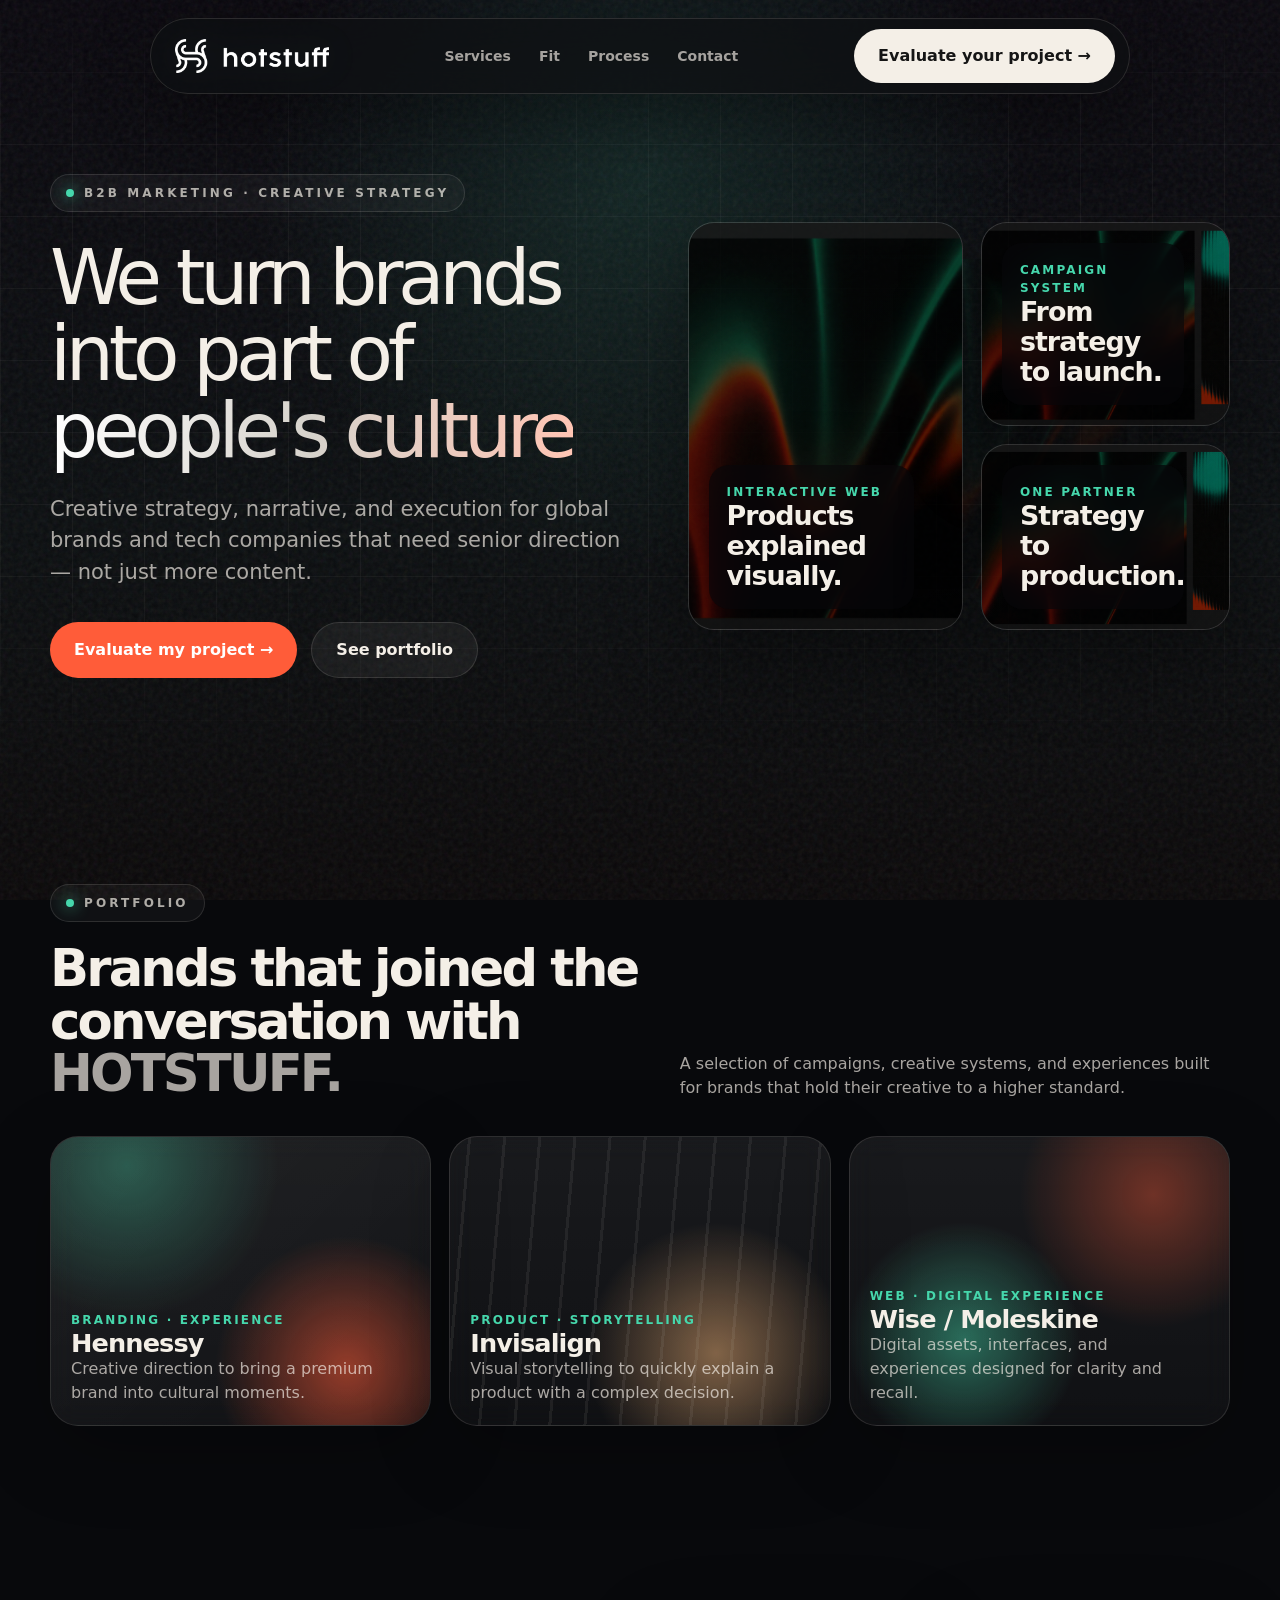
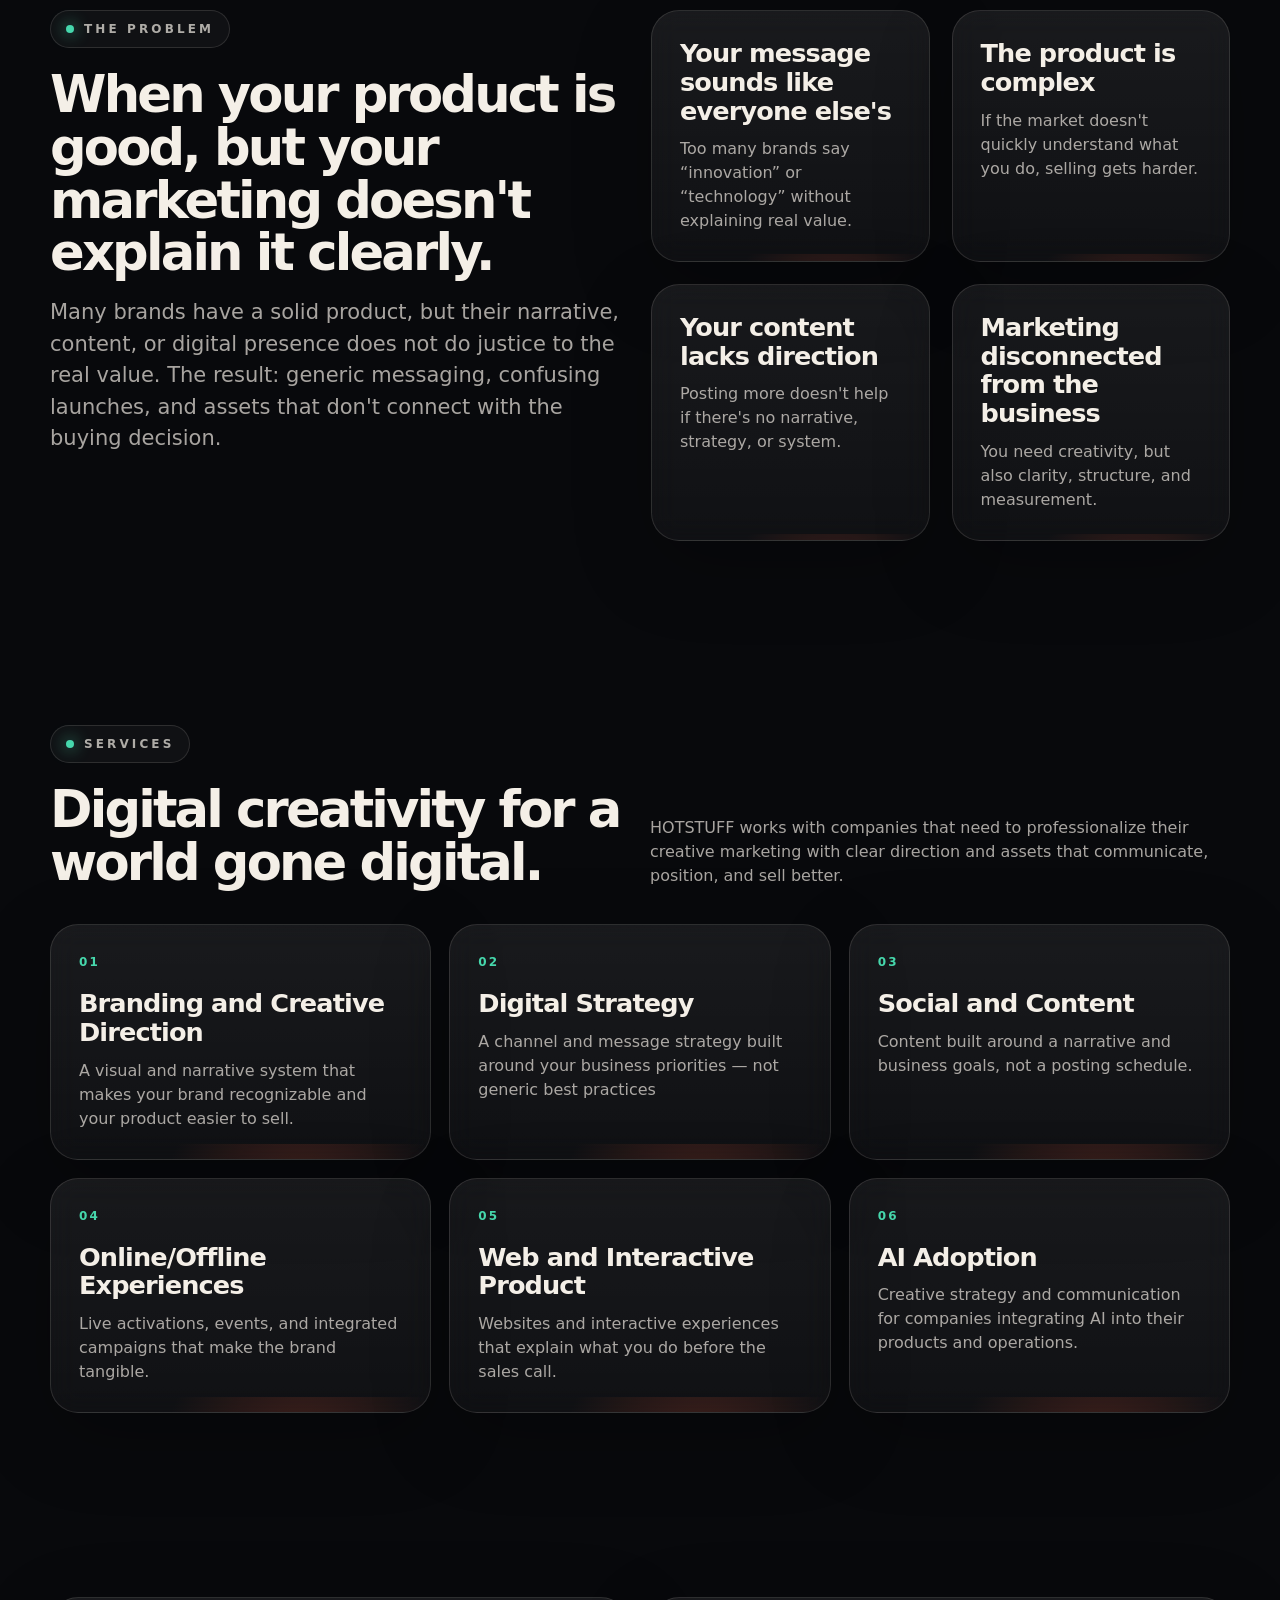
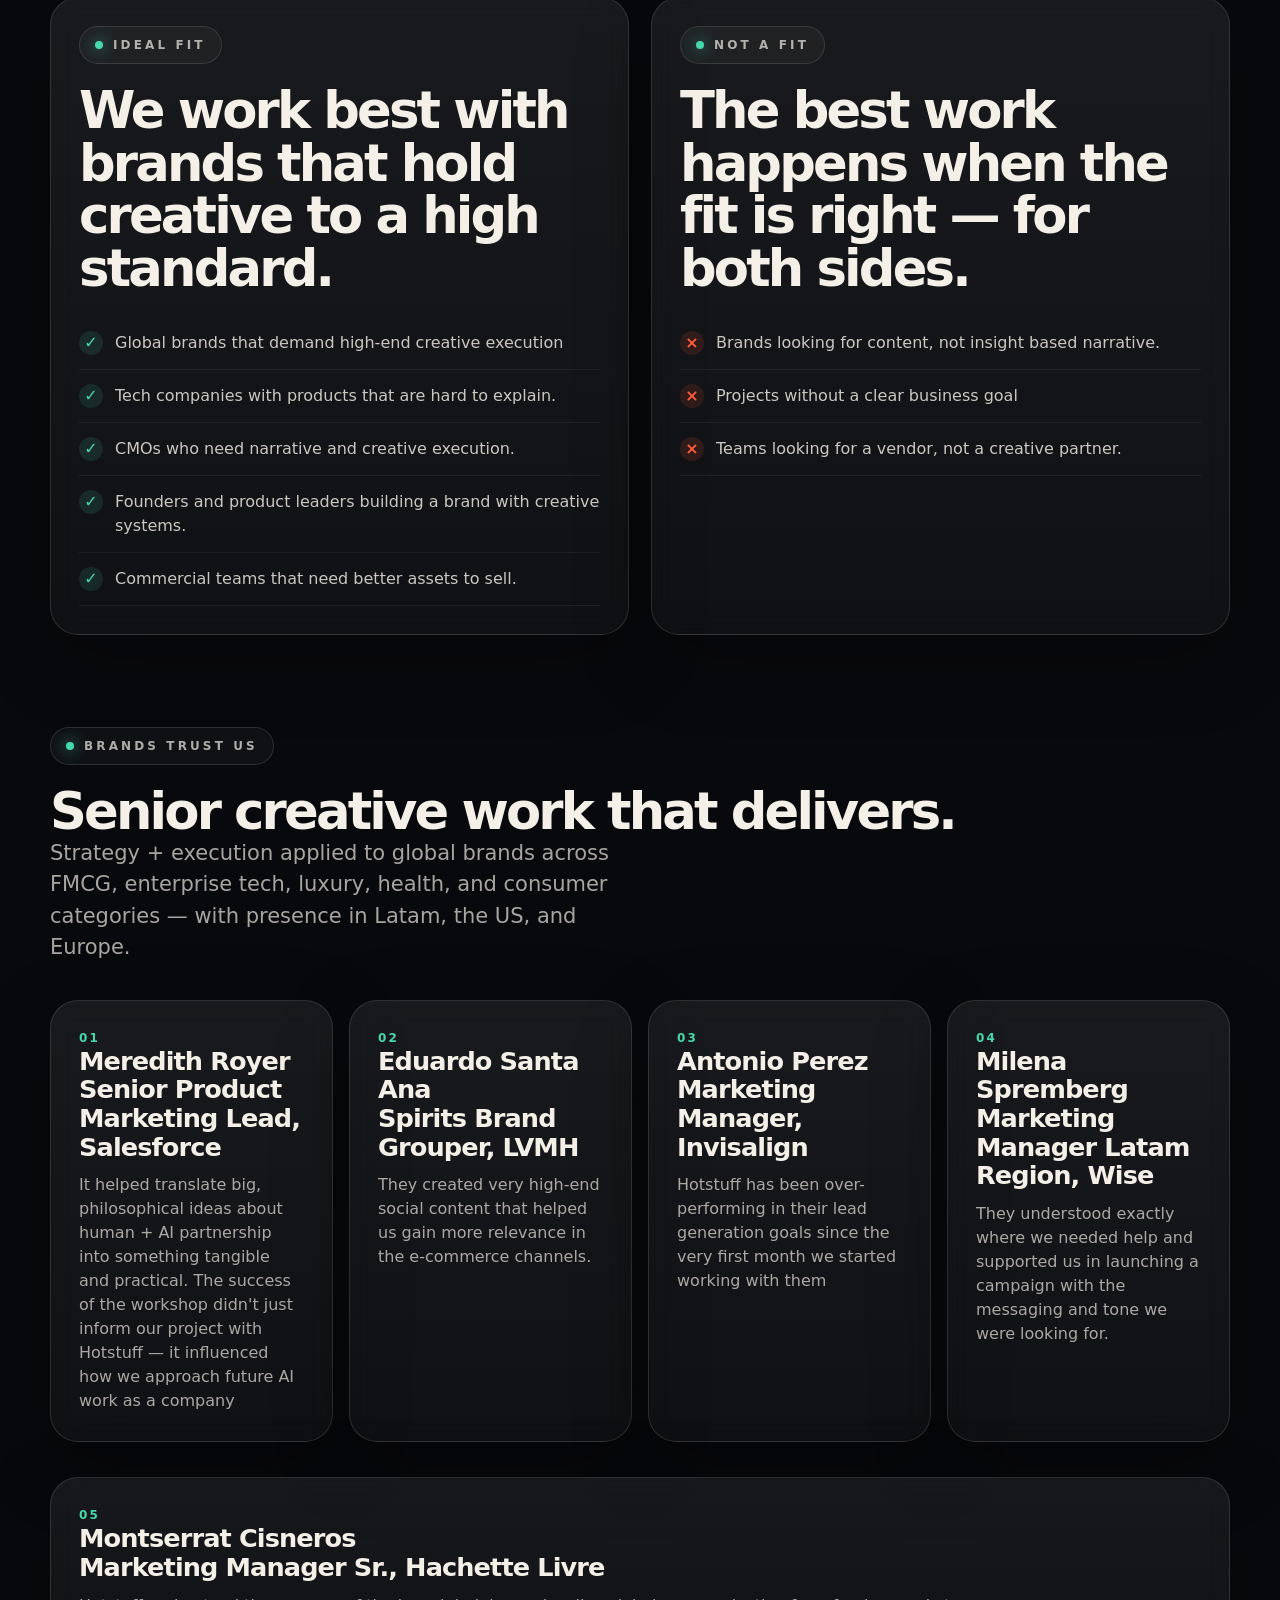
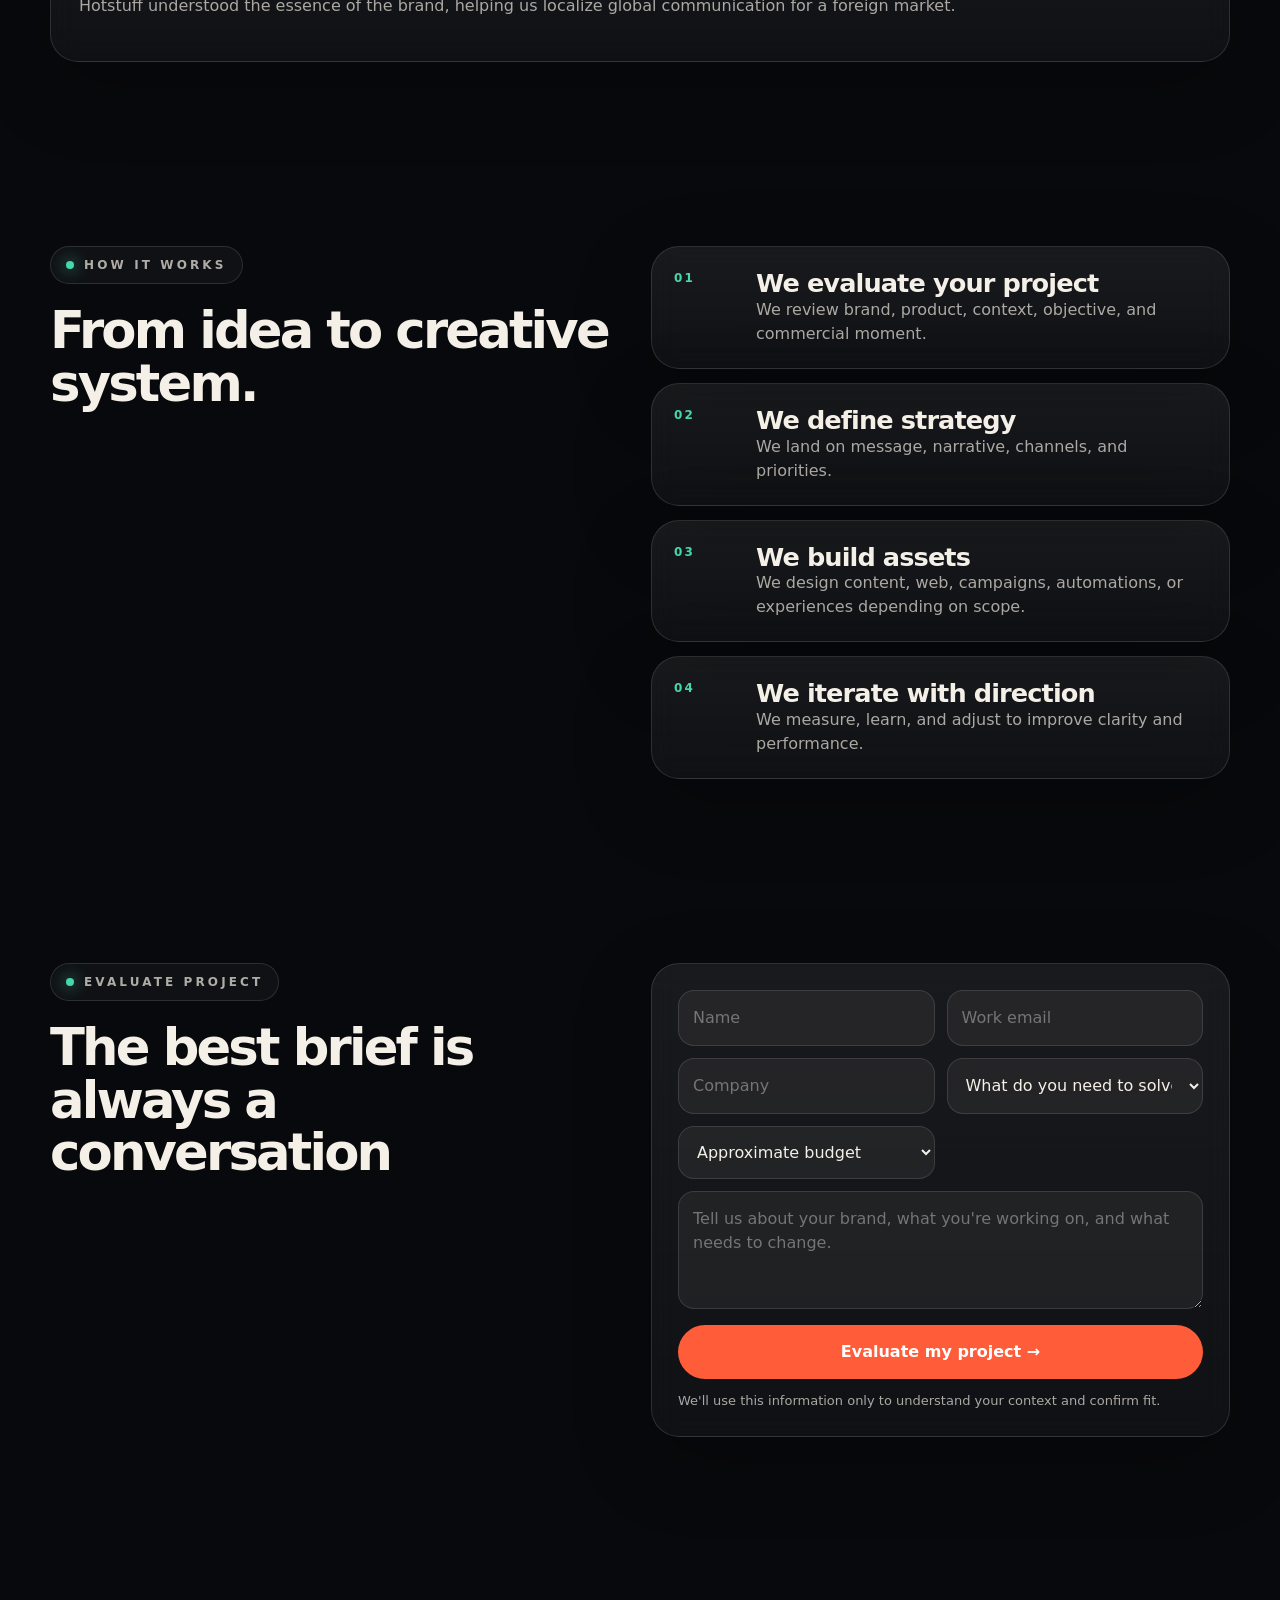
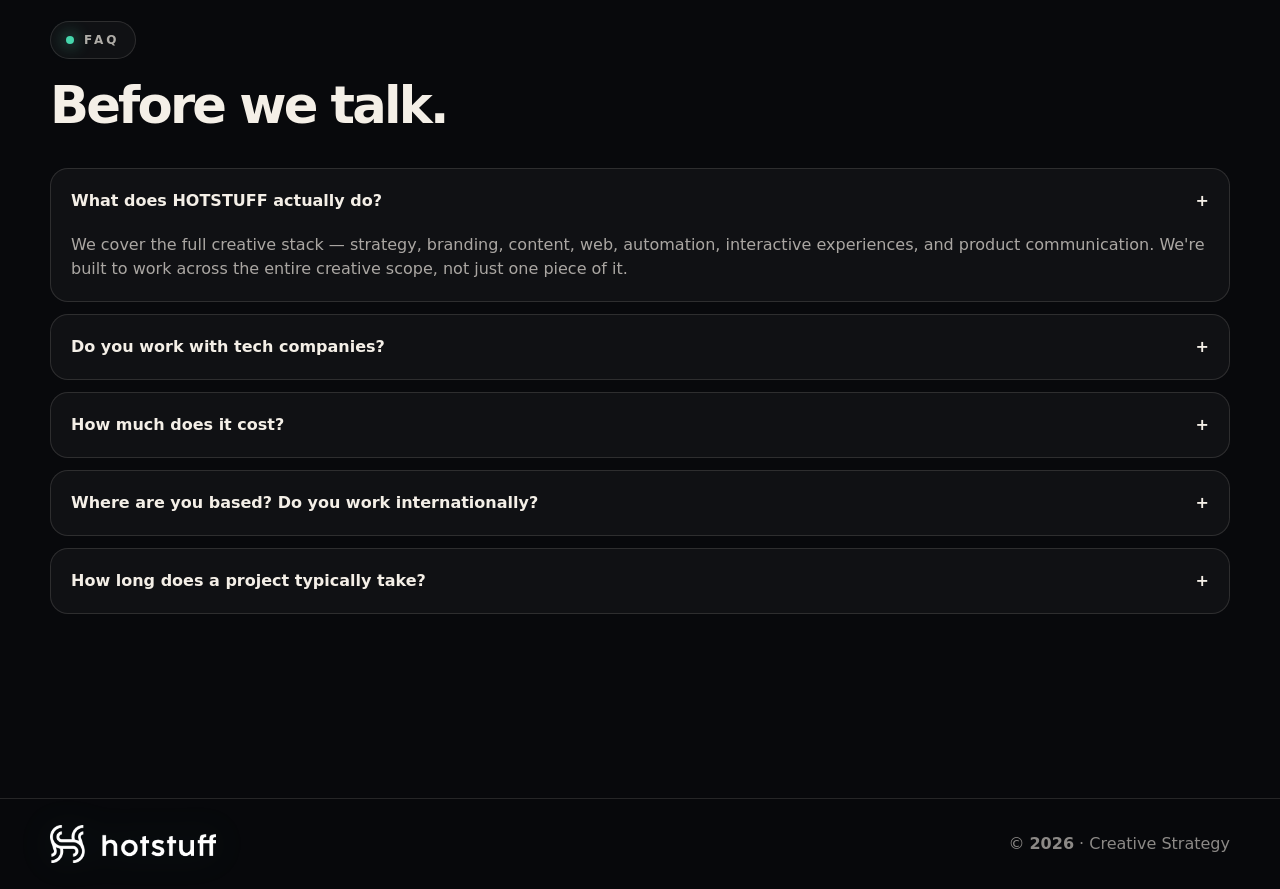
<file: creative-strategy.html>
<!doctype html>
<html lang="en">
  <head>
    <meta charset="utf-8" />
    <meta name="viewport" content="width=device-width,initial-scale=1" />
    <title>Creative Strategy | HOTSTUFF</title>
    <meta
      name="description"
      content="B2B marketing, branding, content, web, and creative strategy."
    />
    <link rel="stylesheet" href="assets/styles.css" />
  </head>
  <body>
    <div class="noise"></div>
    <nav class="nav">
      <a class="brand" href="index.html"
        ><img
          class="brand-logo"
          src="assets/logo-hotstuff.png"
          alt="Hotstuff" /></a
      ><button class="mobile-toggle">☰</button>
      <div class="nav-links">
        <a href="#servicios">Services</a><a href="#fit">Fit</a
        ><a href="#proceso">Process</a><a href="#form">Contact</a>
      </div>
      <a class="nav-cta" href="#form">Evaluate your project →</a>
    </nav>
    <main>
      <section class="culture-hero">
        <div class="grid-bg"></div>
        <div class="container">
          <div class="hero-copy reveal">
            <div class="eyebrow">B2B Marketing · Creative Strategy</div>
            <h1 style="margin-top: 28px">
              We turn brands into part of
              <span class="accent">people's culture</span>
            </h1>
            <p class="lead">
              Creative strategy, narrative, and execution for global brands and
              tech companies that need senior direction — not just more content.
            </p>
            <div class="hero-actions">
              <a class="btn coral" href="#form">Evaluate my project →</a
              ><a class="btn secondary" href="#portafolio">See portfolio</a>
            </div>
            <!--<p class="hero-micro">
              For startups, tech teams, founders, CMOs, and commercial teams
              that need senior creative clarity.
            </p>-->
          </div>
          <div class="culture-visual reveal">
            <article class="visual-card">
              <div class="visual-label">
                <div class="tag">Interactive web</div>
                <h3>Products explained visually.</h3>
              </div>
            </article>
            <article class="visual-card">
              <div class="visual-label">
                <div class="tag">Campaign system</div>
                <h3>From strategy to launch.</h3>
              </div>
            </article>
            <article class="visual-card">
              <div class="visual-label">
                <div class="tag">One partner</div>
                <h3>Strategy to production.</h3>
              </div>
            </article>
          </div>
        </div>
      </section>
      <section class="section" id="portafolio">
        <div class="container">
          <div class="section-head reveal">
            <div>
              <span class="eyebrow">Portfolio</span>
              <h2 style="margin-top: 20px">
                Brands that joined the conversation with
                <p>HOTSTUFF.</p>
              </h2>
            </div>
            <p>
              A selection of campaigns, creative systems, and experiences built
              for brands that hold their creative to a higher standard.
            </p>
          </div>
          <div class="portfolio reveal">
            <div class="tile-card card">
              <div>
                <div class="tag">Branding · Experience</div>
                <h3>Hennessy</h3>
                <p>
                  Creative direction to bring a premium brand into cultural
                  moments.
                </p>
              </div>
            </div>
            <div class="tile-card card">
              <div>
                <div class="tag">Product · Storytelling</div>
                <h3>Invisalign</h3>
                <p>
                  Visual storytelling to quickly explain a product with a
                  complex decision.
                </p>
              </div>
            </div>
            <div class="tile-card card">
              <div>
                <div class="tag">Web · Digital experience</div>
                <h3>Wise / Moleskine</h3>
                <p>
                  Digital assets, interfaces, and experiences designed for
                  clarity and recall.
                </p>
              </div>
            </div>
          </div>
        </div>
      </section>
      <section class="section">
        <div class="container grid-2">
          <div class="reveal">
            <span class="eyebrow">The problem</span>
            <h2 style="margin-top: 20px">
              When your product is good, but your marketing doesn't explain it
              clearly.
            </h2>
            <p class="lead" style="margin-top: 18px">
              Many brands have a solid product, but their narrative, content, or
              digital presence does not do justice to the real value. The
              result: generic messaging, confusing launches, and assets that
              don't connect with the buying decision.
            </p>
          </div>
          <div class="grid-2 reveal">
            <div class="problem-card card">
              <h3>Your message sounds like everyone else's</h3>
              <p style="margin-top: 12px">
                Too many brands say “innovation” or “technology” without
                explaining real value.
              </p>
            </div>
            <div class="problem-card card">
              <h3>The product is complex</h3>
              <p style="margin-top: 12px">
                If the market doesn't quickly understand what you do, selling
                gets harder.
              </p>
            </div>
            <div class="problem-card card">
              <h3>Your content lacks direction</h3>
              <p style="margin-top: 12px">
                Posting more doesn't help if there's no narrative, strategy, or
                system.
              </p>
            </div>
            <div class="problem-card card">
              <h3>Marketing disconnected from the business</h3>
              <p style="margin-top: 12px">
                You need creativity, but also clarity, structure, and
                measurement.
              </p>
            </div>
          </div>
        </div>
      </section>
      <section class="section" id="servicios">
        <div class="container">
          <div class="section-head reveal">
            <div>
              <span class="eyebrow">Services</span>
              <h2 style="margin-top: 20px">
                Digital creativity for a world gone digital.
              </h2>
            </div>
            <p>
              HOTSTUFF works with companies that need to professionalize their
              creative marketing with clear direction and assets that
              communicate, position, and sell better.
            </p>
          </div>
          <div class="grid-3">
            <div class="service-card card reveal">
              <div class="tag">01</div>
              <h3 style="margin-top: 18px">Branding and Creative Direction</h3>
              <p style="margin-top: 12px">
                A visual and narrative system that makes your brand recognizable
                and your product easier to sell.
              </p>
            </div>
            <div class="service-card card reveal">
              <div class="tag">02</div>
              <h3 style="margin-top: 18px">Digital Strategy</h3>
              <p style="margin-top: 12px">
                A channel and message strategy built around your business
                priorities — not generic best practices
              </p>
            </div>
            <div class="service-card card reveal">
              <div class="tag">03</div>
              <h3 style="margin-top: 18px">Social and Content</h3>
              <p style="margin-top: 12px">
                Content built around a narrative and business goals, not a
                posting schedule.
              </p>
            </div>
            <div class="service-card card reveal">
              <div class="tag">04</div>
              <h3 style="margin-top: 18px">Online/Offline Experiences</h3>
              <p style="margin-top: 12px">
                Live activations, events, and integrated campaigns that make the
                brand tangible.
              </p>
            </div>
            <div class="service-card card reveal">
              <div class="tag">05</div>
              <h3 style="margin-top: 18px">Web and Interactive Product</h3>
              <p style="margin-top: 12px">
                Websites and interactive experiences that explain what you do
                before the sales call.
              </p>
            </div>
            <div class="service-card card reveal">
              <div class="tag">06</div>
              <h3 style="margin-top: 18px">AI Adoption</h3>
              <p style="margin-top: 12px">
                Creative strategy and communication for companies integrating AI
                into their products and operations.
              </p>
            </div>
          </div>
        </div>
      </section>
      <section class="section" id="fit">
        <div class="container grid-2">
          <div class="card feature-card reveal">
            <span class="eyebrow">Ideal fit</span>
            <h2 style="margin-top: 20px">
              We work best with brands that hold creative to a high standard.
            </h2>
            <div style="margin-top: 22px">
              <div class="check-row">
                Global brands that demand high-end creative execution
              </div>
              <div class="check-row">
                Tech companies with products that are hard to explain.
              </div>
              <div class="check-row">
                CMOs who need narrative and creative execution.
              </div>
              <div class="check-row">
                Founders and product leaders building a brand with creative
                systems.
              </div>
              <div class="check-row">
                Commercial teams that need better assets to sell.
              </div>
            </div>
          </div>
          <div class="card feature-card reveal">
            <span class="eyebrow">Not a fit</span>
            <h2 style="margin-top: 20px">
              The best work happens when the fit is right — for both sides.
            </h2>
            <div style="margin-top: 22px">
              <div class="check-row x-row">
                Brands looking for content, not insight based narrative.
              </div>
              <div class="check-row x-row">
                Projects without a clear business goal
              </div>
              <div class="check-row x-row">
                Teams looking for a vendor, not a creative partner.
              </div>
            </div>
          </div>
        </div>
      <section class="section">
  <div class="container">
    <div class="section-head reveal">
      <div>
        <span class="eyebrow">BRANDS TRUST US</span>
        <h2 style="margin-top: 20px">
          Senior creative work that delivers.
        </h2>
        <p class="lead">
          Strategy + execution applied to global brands across FMCG,
          enterprise tech, luxury, health, and consumer categories — with
          presence in Latam, the US, and Europe.
        </p>
      </div>
    </div>

    <div class="grid-4">
      <div class="feature-card card reveal">
        <div class="num">01</div>
        <h3>Meredith Royer <br /> Senior Product Marketing Lead, Salesforce</h3>
        <p style="margin-top: 12px">
          It helped translate big, philosophical ideas about human + AI
          partnership into something tangible and practical. The success
          of the workshop didn't just inform our project with Hotstuff —
          it influenced how we approach future AI work as a company
        </p>
      </div>

      <div class="feature-card card reveal">
        <div class="num">02</div>
        <h3>Eduardo Santa Ana<br />Spirits Brand Grouper, LVMH</h3>
        <p style="margin-top: 12px">
          They created very high-end social content that helped us gain
          more relevance in the e-commerce channels.
        </p>
      </div>

      <div class="feature-card card reveal">
        <div class="num">03</div>
        <h3>Antonio Perez<br />Marketing Manager, Invisalign</h3>
        <p style="margin-top: 12px">
          Hotstuff has been over-performing in their lead generation goals
          since the very first month we started working with them
        </p>
      </div>

      <div class="feature-card card reveal">
        <div class="num">04</div>
        <h3>Milena Spremberg<br />Marketing Manager Latam Region, Wise</h3>
        <p style="margin-top: 12px">
          They understood exactly where we needed help and supported us in
          launching a campaign with the messaging and tone we were looking for.
        </p>
        <br />
        
      </div>
    </div>

    <div
  class="feature-card card reveal feature-card-wide"
  style="margin-top: 35px;"
>
      <div class="num">05</div>
      <h3>Montserrat Cisneros<br />
        Marketing Manager Sr., Hachette Livre</h3>
      <p style="margin-top: 12px">
        Hotstuff understood the essence of the brand, helping us localize
        global communication for a foreign market.
      </p>

    </div>
  </div>
</section>
      <section class="section" id="proceso">
        <div class="container grid-2">
          <div class="reveal">
            <span class="eyebrow">How it works</span>
            <h2 style="margin-top: 20px">From idea to creative system.</h2>
          </div>
          <div class="timeline reveal">
            <div class="step card">
              <div class="num">01</div>
              <div>
                <h3>We evaluate your project</h3>
                <p>
                  We review brand, product, context, objective, and commercial
                  moment.
                </p>
              </div>
            </div>
            <div class="step card">
              <div class="num">02</div>
              <div>
                <h3>We define strategy</h3>
                <p>We land on message, narrative, channels, and priorities.</p>
              </div>
            </div>
            <div class="step card">
              <div class="num">03</div>
              <div>
                <h3>We build assets</h3>
                <p>
                  We design content, web, campaigns, automations, or experiences
                  depending on scope.
                </p>
              </div>
            </div>
            <div class="step card">
              <div class="num">04</div>
              <div>
                <h3>We iterate with direction</h3>
                <p>
                  We measure, learn, and adjust to improve clarity and
                  performance.
                </p>
              </div>
            </div>
          </div>
        </div>
      </section>
      <section class="section" id="form">
        <div class="container grid-2">
          <div class="reveal">
            <span class="eyebrow">Evaluate project</span>
            <h2 style="margin-top: 20px">
              The best brief is always a conversation
            </h2>
            <!--<p class="lead" style="margin-top: 18px">
              We'll review whether HOTSTUFF can help you with creative strategy,
              branding, content, automation, web, or product communication.
            </p>-->
          </div>
          <form
            class="form-card card reveal"
            data-redirect="thankyou-creative.html"
          >
            <div class="form-grid">
              <input required placeholder="Name" /><input
                type="email"
                required
                placeholder="Work email"
              /><input
                placeholder="Company"
              /><select required>
                <option value="">What do you need to solve?</option>
                <option>Branding / repositioning</option>
                <option>Digital strategy</option>
                <option>Social / content</option>
                <option>Automation</option>
                <option>Web / interactive product</option>
                <option>Tech launch</option>
                <option>Product storytelling</option></select
              ><select required>
                
                
                <option value="">Approximate budget</option>
                <option>To be defined</option>
                <option>One-off project</option>
                <option>Monthly retainer</option>
                <option>I'd rather discuss on a call</option></select
              ><textarea
                class="full"
                placeholder="Tell us about your brand, what you're working on, and what needs to change."
              ></textarea>
            </div>
            <button
              class="btn coral"
              type="submit"
              style="width: 100%; margin-top: 16px"
            >
              Evaluate my project →
            </button>
            <p class="form-note">
              We'll use this information only to understand your context and
              confirm fit.
            </p>
          </form>
        </div>
      </section>
      <section class="section" id="faq">
        <div class="container">
          <div class="section-head reveal">
            <div>
              <span class="eyebrow">FAQ</span>
              <h2 style="margin-top: 20px">Before we talk.</h2>
            </div>
          </div>
          <div class="faq reveal">
            <div class="faq-item open">
              <div class="faq-q">
                What does HOTSTUFF actually do?<span>+</span>
              </div>
              <div class="faq-a">
                <p>
                  We cover the full creative stack — strategy, branding,
                  content, web, automation, interactive experiences, and product
                  communication. We're built to work across the entire creative
                  scope, not just one piece of it.
                </p>
              </div>
            </div>
            <div class="faq-item">
              <div class="faq-q">
                Do you work with tech companies?<span>+</span>
              </div>
              <div class="faq-a">
                <p>
                  Yes, and it's one of our specialties. Complex products that
                  are hard to explain are exactly where we do our best work.
                  Salesforce, Invisalign, and Wise are among the companies we've
                  partnered with.
                </p>
              </div>
            </div>
            <div class="faq-item">
              <div class="faq-q">How much does it cost?<span>+</span></div>
              <div class="faq-a">
                <p>
                  It depends on scope and objectives. The initial conversation
                  is where we define both — and from there we can give you a
                  clear picture of what the investment looks like.
                </p>
              </div>
            </div>
            <div class="faq-item">
              <div class="faq-q">
                Where are you based? Do you work internationally?<span>+</span>
              </div>
              <div class="faq-a">
                <p>
                  We have presence in Latam, the US, and Europe. We work with
                  local, regional, and global teams — and we're used to
                  operating across markets, time zones, and languages
                </p>
              </div>
            </div>
            <div class="faq-item">
              <div class="faq-q">
                How long does a project typically take?<span>+</span>
              </div>
              <div class="faq-a">
                <p>
                  It depends on scope. A brand or campaign project typically
                  runs 6 to 12 weeks. Ongoing retainers start from month one. We
                  define timelines together in the initial conversation.
                </p>
              </div>
            </div>
          </div>
        </div>
      </section>
    </main>
    <footer class="footer">
      <div class="container">
        <div class="brand">
          <img
            class="brand-logo"
            src="assets/logo-hotstuff.png"
            alt="Hotstuff"
          />
        </div>
        <span>© <b data-year></b> · Creative Strategy</span>
      </div>
    </footer>
    <script src="assets/scripts.js"></script>
  </body>
</html>
</file>
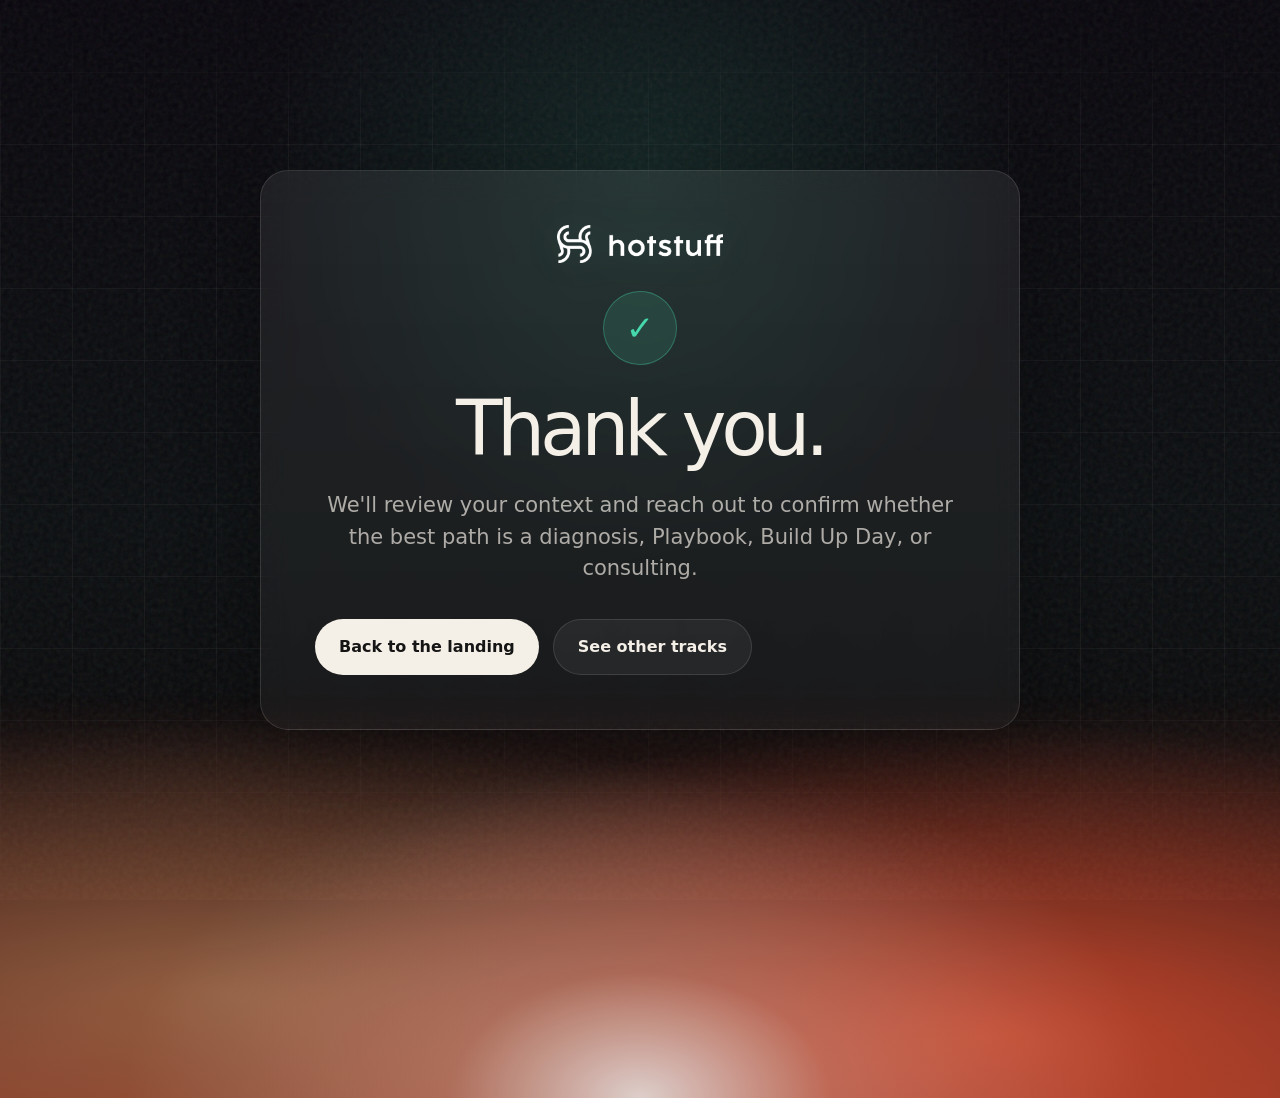
<file: thankyou-consulting.html>
<!doctype html><html lang="en"><head><meta charset="utf-8"><meta name="viewport" content="width=device-width,initial-scale=1"><title>Thank you | AI Consulting</title><meta name="description" content="We'll review your context and reach out to confirm whether the best path is a diagnosis, Playbook, Build Up Day, or consulting."><link rel="stylesheet" href="assets/styles.css"></head><body><div class="noise"></div><main><section class="thankyou"><div class="grid-bg"></div><div class="aurora"></div><div class="thankyou-card card reveal visible"><div class="brand"><img class="brand-logo" src="assets/logo-hotstuff.png" alt="Hotstuff"></div><div class="success">✓</div><h1>Thank you.</h1><p class="lead" style="margin:22px auto 0">We'll review your context and reach out to confirm whether the best path is a diagnosis, Playbook, Build Up Day, or consulting.</p><div class="hero-actions"><a class="btn" href="ai-consulting.html">Back to the landing</a><a class="btn secondary" href="index.html">See other tracks</a></div></div></section></main><script src="assets/scripts.js"></script></body></html>
</file>
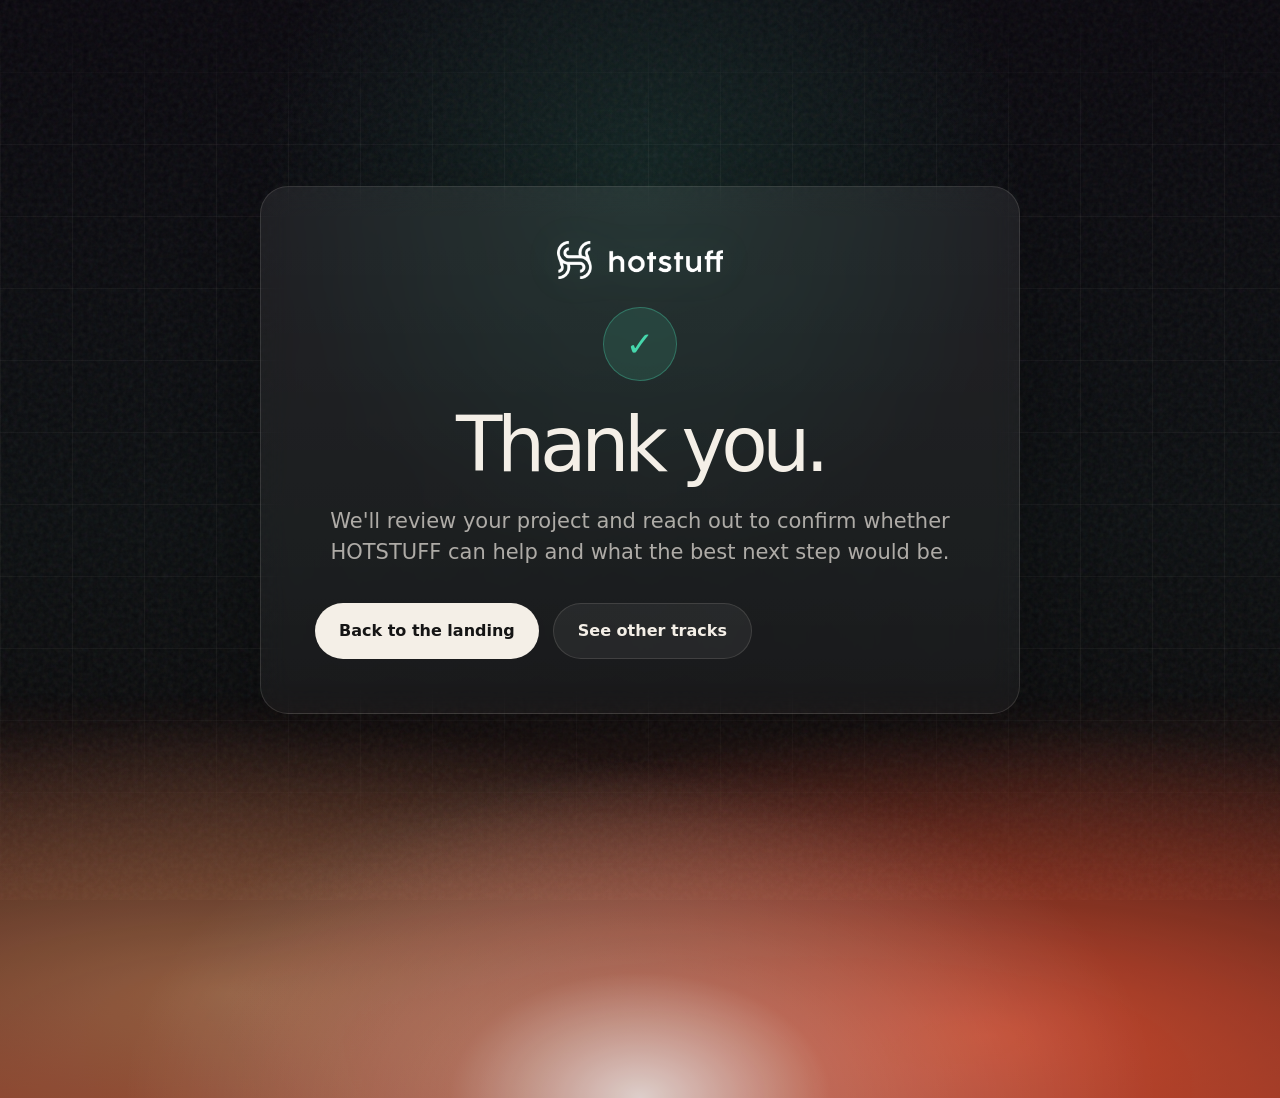
<file: thankyou-creative.html>
<!doctype html><html lang="en"><head><meta charset="utf-8"><meta name="viewport" content="width=device-width,initial-scale=1"><title>Thank you | Creative Strategy</title><meta name="description" content="We'll review your project and reach out to confirm whether HOTSTUFF can help and what the best next step would be."><link rel="stylesheet" href="assets/styles.css"></head><body><div class="noise"></div><main><section class="thankyou"><div class="grid-bg"></div><div class="aurora"></div><div class="thankyou-card card reveal visible"><div class="brand"><img class="brand-logo" src="assets/logo-hotstuff.png" alt="Hotstuff"></div><div class="success">✓</div><h1>Thank you.</h1><p class="lead" style="margin:22px auto 0">We'll review your project and reach out to confirm whether HOTSTUFF can help and what the best next step would be.</p><div class="hero-actions"><a class="btn" href="creative-strategy.html">Back to the landing</a><a class="btn secondary" href="index.html">See other tracks</a></div></div></section></main><script src="assets/scripts.js"></script></body></html>
</file>
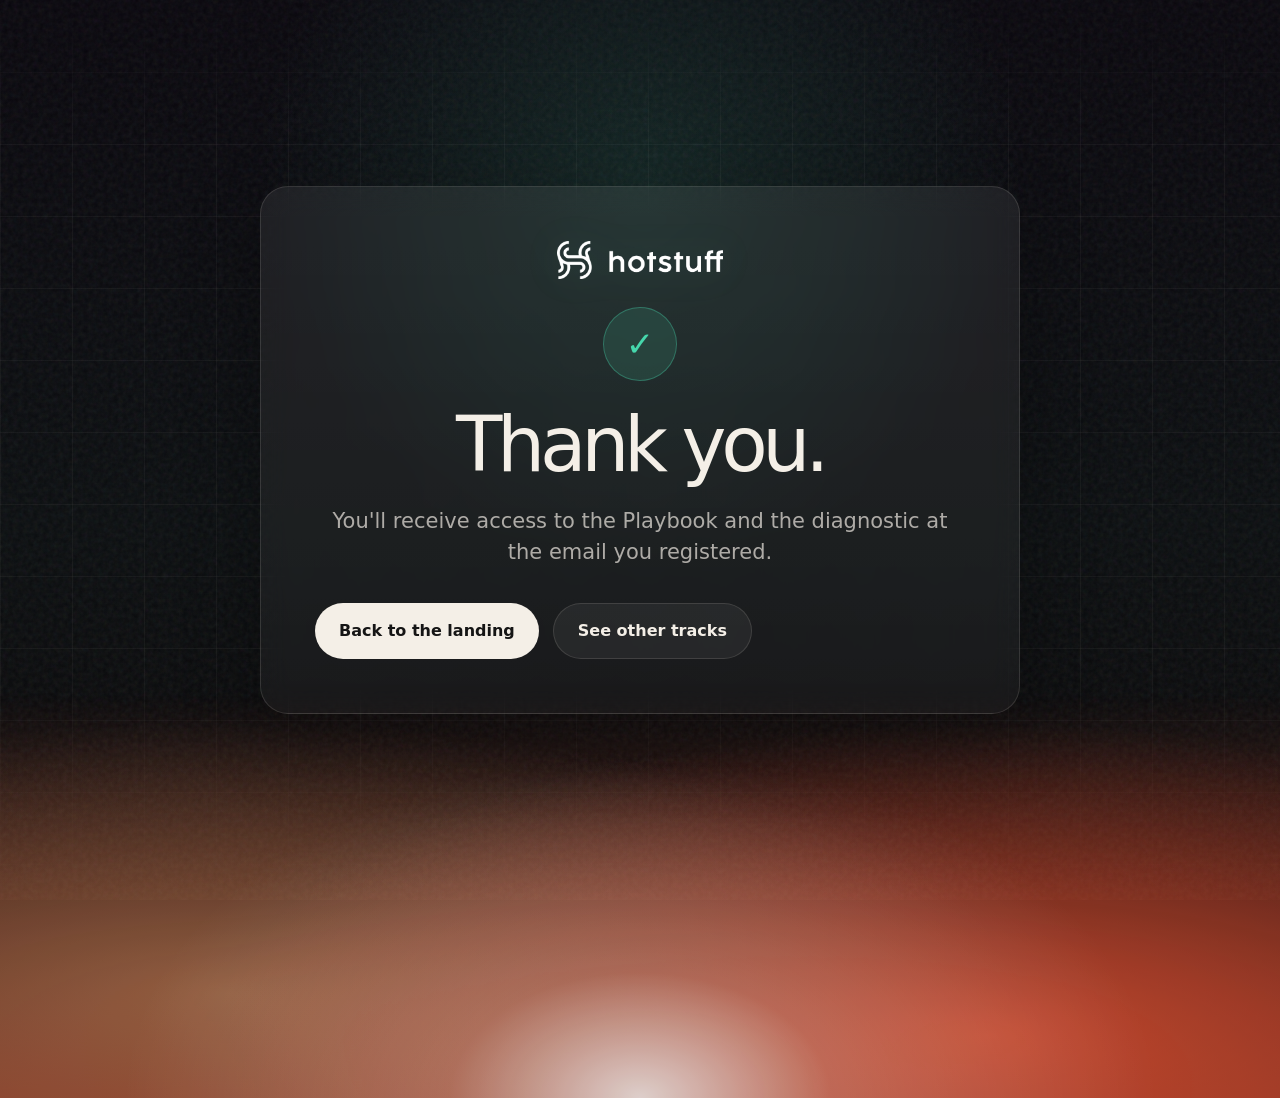
<file: thankyou-playbook.html>
<!doctype html><html lang="en"><head><meta charset="utf-8"><meta name="viewport" content="width=device-width,initial-scale=1"><title>Gracias | AI Playbook</title><meta name="description" content="You'll receive access to the Playbook and the diagnostic at the email you registered."><link rel="stylesheet" href="assets/styles.css"></head><body><div class="noise"></div><main><section class="thankyou"><div class="grid-bg"></div><div class="aurora"></div><div class="thankyou-card card reveal visible"><div class="brand"><img class="brand-logo" src="assets/logo-hotstuff.png" alt="Hotstuff"></div><div class="success">✓</div><h1>Thank you.</h1><p class="lead" style="margin:22px auto 0">You'll receive access to the Playbook and the diagnostic at the email you registered.</p><div class="hero-actions"><a class="btn" href="ai-playbook.html">Back to the landing</a><a class="btn secondary" href="index.html">See other tracks</a></div></div></section></main><script src="assets/scripts.js"></script></body></html>
</file>
<file: assets/styles.css>
:root{--mint:#46D7AC;--aqua:#077A73;--warm:#D6D2CB;--tan:#DCA46F;--black:#202322;--coral:#FF5C39;--bg:#08090c;--bg2:#0e1012;--ink:#f4efe7;--muted:rgba(244,239,231,.68);--soft:rgba(244,239,231,.1);--line:rgba(214,210,203,.15);--card:rgba(255,255,255,.055);--max:1180px;--radius:28px;--font:"Inter","Neue Haas Grotesk Text",ui-sans-serif,system-ui,-apple-system,BlinkMacSystemFont,"Segoe UI",sans-serif}*{box-sizing:border-box}html{scroll-behavior:smooth}body{margin:0;background:var(--bg);color:var(--ink);font-family:var(--font);line-height:1.5;overflow-x:hidden}a{text-decoration:none;color:inherit}button,input,select,textarea{font:inherit}::selection{background:rgba(70,215,172,.25)}body:before{content:"";position:fixed;inset:0;z-index:-4;background:radial-gradient(circle at var(--mx,50%) var(--my,18%),rgba(70,215,172,.13),transparent 24rem),linear-gradient(180deg,#09070d 0%,#0b0e10 58%,#0a0809 100%)}.noise{position:fixed;inset:0;z-index:-1;pointer-events:none;opacity:.075;background-image:url("data:image/svg+xml,%3Csvg viewBox='0 0 220 220' xmlns='http://www.w3.org/2000/svg'%3E%3Cfilter id='n'%3E%3CfeTurbulence type='fractalNoise' baseFrequency='.82' numOctaves='3' stitchTiles='stitch'/%3E%3C/filter%3E%3Crect width='100%25' height='100%25' filter='url(%23n)'/%3E%3C/svg%3E")}.grid-bg{position:absolute;inset:0;pointer-events:none;background-image:linear-gradient(rgba(214,210,203,.05) 1px,transparent 1px),linear-gradient(90deg,rgba(214,210,203,.05) 1px,transparent 1px);background-size:72px 72px;mask-image:linear-gradient(to bottom,transparent 0%,black 16%,black 72%,transparent 100%)}.aurora{position:absolute;pointer-events:none;inset:auto -12% -22%;height:58%;background:radial-gradient(ellipse at 50% 100%,rgba(255,255,255,.85),rgba(255,255,255,.22) 17%,transparent 46%),radial-gradient(ellipse at 72% 88%,rgba(255,92,57,.72),transparent 48%),radial-gradient(ellipse at 24% 80%,rgba(220,164,111,.52),transparent 46%),linear-gradient(0deg,rgba(255,92,57,.5),transparent 78%);opacity:.9;filter:blur(.2px);animation:aurora 8s ease-in-out infinite alternate}@keyframes aurora{to{transform:translateY(-12px) scale(1.02)}}.nav{position:fixed;z-index:20;top:18px;left:50%;transform:translateX(-50%);width:min(94vw,980px);min-height:70px;border:1px solid var(--line);border-radius:999px;background:rgba(14,16,18,.73);backdrop-filter:blur(24px);display:flex;align-items:center;justify-content:space-between;gap:18px;padding:10px 14px 10px 24px;box-shadow:0 22px 70px rgba(0,0,0,.32)}.brand{display:flex;align-items:center;gap:11px;font-weight:780;letter-spacing:-.035em}.brand-dot{width:10px;height:10px;border-radius:50%;background:var(--mint);box-shadow:0 0 18px var(--mint)}.brand-mark{width:27px;height:27px;display:inline-block;border:2px solid #fff;border-left-width:9px;transform:skewY(-10deg);box-shadow:0 0 26px rgba(70,215,172,.38)}.nav-links{display:flex;gap:28px;color:rgba(244,239,231,.66);font-size:14px;font-weight:700}.nav-links a:hover{color:var(--ink)}.mobile-toggle{display:none;background:transparent;border:0;color:var(--ink);font-size:24px}.btn,.nav-cta{border:0;border-radius:999px;padding:15px 24px;display:inline-flex;align-items:center;justify-content:center;gap:10px;cursor:pointer;font-weight:780;transition:.25s ease;background:var(--ink);color:#151515}.btn:hover,.nav-cta:hover{transform:translateY(-2px);box-shadow:0 18px 50px rgba(255,255,255,.13)}.btn.secondary{background:rgba(255,255,255,.055);border:1px solid var(--line);color:var(--ink)}.btn.mint{background:var(--mint);color:#06110f}.btn.coral{background:var(--coral);color:#fff}main{position:relative}.container{width:min(100%,var(--max));margin:0 auto}.section{position:relative;padding:92px 24px}.hero,.process-hero,.culture-hero{position:relative;overflow:hidden;padding:142px 24px 82px;min-height:88svh;display:grid;align-items:center}.hero{text-align:center}.hero .container{position:relative;z-index:2}.hero-copy{max-width:870px}.hero .hero-copy{margin:0 auto}.process-hero .container,.culture-hero .container{position:relative;z-index:2;display:grid;gap:48px;align-items:center}.process-hero .container{grid-template-columns:.95fr 1.05fr}.culture-hero .container{grid-template-columns:1fr .92fr}.eyebrow{display:inline-flex;align-items:center;gap:10px;border:1px solid var(--line);border-radius:999px;padding:9px 15px;color:rgba(244,239,231,.7);font-size:12px;font-weight:830;letter-spacing:.26em;text-transform:uppercase;background:rgba(255,255,255,.035)}.eyebrow:before{content:"";width:8px;height:8px;border-radius:50%;background:var(--mint);box-shadow:0 0 16px var(--mint)}h1,h2,h3,p{margin:0}h1{font-size:clamp(42px,6vw,76px);line-height:1.01;letter-spacing:-.07em;font-weight:500}h2{font-size:clamp(31px,4vw,54px);line-height:1.03;letter-spacing:-.055em;font-weight:560}h3{font-size:clamp(20px,2vw,29px);line-height:1.12;letter-spacing:-.035em}p{color:var(--muted)}.lead{font-size:clamp(17px,1.7vw,21px);max-width:760px}.accent{background:linear-gradient(90deg,#fff,var(--warm),#ffc5b4);-webkit-background-clip:text;background-clip:text;color:transparent}.mint-text{color:var(--mint)}.hero-copy .lead{margin-top:24px}.hero-actions{margin-top:34px;display:flex;gap:14px;flex-wrap:wrap}.hero .hero-actions{justify-content:center}.hero-micro{margin-top:18px;font-size:14px;color:rgba(244,239,231,.5)}.card{background:linear-gradient(180deg,rgba(255,255,255,.07),rgba(255,255,255,.035));border:1px solid var(--line);border-radius:var(--radius);box-shadow:0 24px 80px rgba(0,0,0,.24);backdrop-filter:blur(14px)}.grid-2{display:grid;grid-template-columns:1fr 1fr;gap:22px}.grid-3{display:grid;grid-template-columns:repeat(3,1fr);gap:18px}.grid-4{display:grid;grid-template-columns:repeat(4,1fr);gap:16px}.section-head{display:flex;justify-content:space-between;align-items:end;gap:28px;margin-bottom:36px}.section-head p{max-width:580px}.problem-card,.feature-card,.service-card,.case-card{padding:28px;min-height:185px;position:relative;overflow:hidden}.problem-card:after,.service-card:after{content:"";position:absolute;inset:auto -20% -45% 12%;height:120px;background:radial-gradient(circle,rgba(255,92,57,.22),transparent 65%)}.tag,.num{font-size:12px;color:var(--mint);letter-spacing:.18em;text-transform:uppercase;font-weight:850}.pill-list{display:flex;gap:10px;flex-wrap:wrap;margin-top:24px}.pill{border:1px solid var(--line);background:rgba(255,255,255,.04);border-radius:999px;padding:10px 13px;color:rgba(244,239,231,.75);font-size:13px}.check-row{display:flex;gap:12px;align-items:flex-start;padding:14px 0;border-bottom:1px solid rgba(214,210,203,.08);color:rgba(244,239,231,.82)}.check-row:before{content:"✓";width:24px;height:24px;flex:0 0 24px;border-radius:50%;display:grid;place-items:center;background:rgba(70,215,172,.12);color:var(--mint);font-weight:900}.x-row:before{content:"×";background:rgba(255,92,57,.12);color:var(--coral)}.orb-line{position:relative;margin:72px auto 56px;width:min(560px,80vw);display:flex;align-items:center;justify-content:space-between}.orb-line:before{content:"";position:absolute;left:50%;transform:translateX(-50%);width:min(500px,72vw);height:1px;background:linear-gradient(90deg,transparent,var(--line),var(--coral),var(--mint),var(--line),transparent)}.orb{position:relative;width:84px;height:84px;border-radius:50%;display:grid;place-items:center;background:rgba(255,255,255,.045);border:1px solid var(--line);box-shadow:inset 0 0 0 12px rgba(255,255,255,.02),0 0 48px rgba(70,215,172,.13);animation:float 5s ease-in-out infinite}.orb:nth-child(2){width:116px;height:116px;animation-delay:-1.5s;background:radial-gradient(circle at 50% 40%,rgba(70,215,172,.12),rgba(255,255,255,.05) 42%,rgba(255,255,255,.02))}.orb svg{width:34px;height:34px}@keyframes float{50%{transform:translateY(-12px)}}.mockup-stack{position:relative;min-height:500px;perspective:1000px}.doc-card{position:absolute;width:330px;min-height:425px;padding:26px;border-radius:22px;border:1px solid rgba(255,255,255,.16);box-shadow:0 60px 120px rgba(0,0,0,.44);background:linear-gradient(160deg,rgba(243,239,231,.95),rgba(214,210,203,.75));color:#151515;left:10%;top:7%;transform:rotateY(-15deg) rotateX(6deg) rotateZ(-3deg);animation:docFloat 6s ease-in-out infinite}.doc-card:nth-child(2){left:38%;top:20%;background:linear-gradient(160deg,rgba(70,215,172,.92),rgba(7,122,115,.78));color:#021411;animation-delay:-2s;transform:rotateY(-18deg) rotateX(8deg) rotateZ(4deg)}.doc-card:nth-child(3){left:24%;top:34%;background:linear-gradient(160deg,rgba(255,92,57,.94),rgba(220,164,111,.78));color:#170705;animation-delay:-3s;transform:rotateY(-17deg) rotateX(7deg) rotateZ(-1deg)}.doc-card small{letter-spacing:.2em;text-transform:uppercase;font-weight:850;opacity:.75}.doc-card h3{margin-top:50px;font-size:34px}.doc-lines{margin-top:34px;display:grid;gap:11px}.doc-lines span{height:10px;border-radius:99px;background:rgba(0,0,0,.14)}@keyframes docFloat{50%{translate:0 -16px}}.process-map{position:relative;min-height:520px}.node{position:absolute;width:230px;border:1px solid var(--line);background:rgba(255,255,255,.055);backdrop-filter:blur(12px);border-radius:28px;padding:22px;box-shadow:0 30px 90px rgba(0,0,0,.25);animation:float 5s ease-in-out infinite}.node b{display:block;font-size:20px;letter-spacing:-.03em}.node span{display:block;color:var(--muted);margin-top:6px;font-size:14px}.node:nth-child(2){left:5%;top:12%}.node:nth-child(3){right:5%;top:22%;animation-delay:-1s}.node:nth-child(4){left:20%;bottom:14%;animation-delay:-2s}.node:nth-child(5){right:12%;bottom:8%;animation-delay:-3s}.map-ring{position:absolute;inset:12% 8%;border-radius:50%;border:1px solid rgba(214,210,203,.12);background:radial-gradient(circle at 50% 50%,rgba(70,215,172,.10),transparent 62%)}.map-ring:before{content:"";position:absolute;inset:16%;border-radius:50%;border:1px dashed rgba(255,92,57,.24)}.benefit-strip{display:grid;grid-template-columns:repeat(5,1fr);gap:14px}.table{overflow:hidden}.table-row{display:grid;grid-template-columns:90px 1fr 1.25fr;gap:18px;padding:20px;border-bottom:1px solid rgba(214,210,203,.09)}.table-row:first-child{color:var(--mint);font-size:12px;letter-spacing:.2em;text-transform:uppercase;font-weight:850}.pricing{display:grid;grid-template-columns:1.05fr .95fr;gap:24px;align-items:center}.price-card{padding:34px}.price{font-size:52px;letter-spacing:-.06em;color:#fff;margin:14px 0}.logo-cloud{display:flex;gap:12px;flex-wrap:wrap;margin-top:25px}.logo-chip{border:1px solid var(--line);border-radius:999px;padding:11px 15px;color:rgba(244,239,231,.66);background:rgba(255,255,255,.035)}.culture-visual{display:grid;grid-template-columns:1fr 1fr;gap:16px;align-items:stretch}.visual-card{min-height:205px;border-radius:26px;border:1px solid var(--line);background:linear-gradient(145deg,rgba(255,255,255,.06),rgba(255,255,255,.025));position:relative;overflow:hidden;display:flex;align-items:flex-end;padding:20px;box-shadow:0 30px 80px rgba(0,0,0,.34)}.visual-card:before{content:"";position:absolute;inset:0;background:repeating-linear-gradient(100deg,transparent 0 18px,rgba(70,215,172,.16) 19px 23px,transparent 24px 36px),radial-gradient(circle at 78% 78%,rgba(255,92,57,.62),transparent 38%),radial-gradient(circle at 20% 20%,rgba(70,215,172,.45),transparent 34%);filter:blur(.2px)}.visual-card:nth-child(1){min-height:420px;grid-row:span 2}.visual-card:nth-child(2):before{background:radial-gradient(circle at 30% 20%,rgba(70,215,172,.6),transparent 34%),radial-gradient(circle at 88% 80%,rgba(255,92,57,.48),transparent 42%)}.visual-card:nth-child(3):before{background:repeating-linear-gradient(100deg,transparent 0 16px,rgba(214,210,203,.1) 17px 20px,transparent 21px 32px),radial-gradient(circle at 82% 75%,rgba(220,164,111,.5),transparent 42%)}.visual-label{position:relative;z-index:1;width:100%;padding:18px;border-radius:20px;background:rgba(8,8,10,.62);backdrop-filter:blur(16px)}.visual-label h3{font-size:28px}.portfolio{display:grid;grid-template-columns:repeat(3,1fr);gap:18px}.portfolio .tile-card{min-height:290px;padding:20px;display:flex;align-items:end;position:relative;overflow:hidden}.tile-card:before{content:"";position:absolute;inset:0;background:radial-gradient(circle at 78% 80%,rgba(255,92,57,.55),transparent 35%),radial-gradient(circle at 20% 10%,rgba(70,215,172,.32),transparent 38%),linear-gradient(135deg,rgba(255,255,255,.04),transparent)}.tile-card:nth-child(2):before{background:repeating-linear-gradient(95deg,transparent 0 18px,rgba(214,210,203,.08) 18px 21px,transparent 21px 35px),radial-gradient(circle at 70% 75%,rgba(220,164,111,.55),transparent 38%)}.tile-card:nth-child(3):before{background:radial-gradient(circle at 30% 70%,rgba(70,215,172,.45),transparent 35%),radial-gradient(circle at 80% 20%,rgba(255,92,57,.38),transparent 35%)}.tile-card>div{position:relative;z-index:1}.timeline{display:grid;gap:14px}.step{display:grid;grid-template-columns:64px 1fr;gap:18px;padding:22px}.form-card{padding:26px}.form-grid{display:grid;grid-template-columns:1fr 1fr;gap:12px}input,select,textarea{width:100%;border:1px solid var(--line);border-radius:16px;background:rgba(255,255,255,.055);color:var(--ink);padding:15px 14px;outline:none}textarea{min-height:118px;resize:vertical}.full{grid-column:1/-1}select option{background:#101114;color:#fff}.form-note{font-size:13px;margin-top:12px}.faq{display:grid;gap:12px}.faq-item{border:1px solid var(--line);border-radius:18px;background:rgba(255,255,255,.035);overflow:hidden}.faq-q{padding:20px;cursor:pointer;display:flex;justify-content:space-between;gap:18px;font-weight:760}.faq-a{max-height:0;overflow:hidden;transition:max-height .32s ease}.faq-a p{padding:0 20px 20px}.faq-item.open .faq-a{max-height:280px}.footer{position:relative;z-index:2;padding:26px 24px;border-top:1px solid var(--line);background:rgba(8,9,12,.96);color:rgba(244,239,231,.56);min-height:auto}.footer .container{display:flex;justify-content:space-between;align-items:center;gap:24px}.reveal{opacity:0;transform:translateY(24px);transition:.7s ease}.reveal.visible{opacity:1;transform:translateY(0)}.thankyou{min-height:100svh;display:grid;place-items:center;text-align:center;padding:120px 24px}.thankyou-card{max-width:760px;padding:54px}.thankyou .brand{justify-content:center;margin-bottom:28px}.success{width:74px;height:74px;border-radius:50%;background:rgba(70,215,172,.13);color:var(--mint);display:grid;place-items:center;font-size:34px;margin:0 auto 26px;border:1px solid rgba(70,215,172,.34)}@media(max-width:1020px){.benefit-strip{grid-template-columns:repeat(2,1fr)}.grid-4{grid-template-columns:repeat(2,1fr)}}@media(max-width:900px){.nav{align-items:flex-start;border-radius:28px;flex-wrap:wrap}.mobile-toggle{display:block;margin-left:auto}.nav-links,.nav-cta{display:none}.nav.open .nav-links{display:flex;width:100%;flex-direction:column;gap:14px;padding:14px 0 6px}.nav.open .nav-cta{display:flex;width:100%;margin-top:8px}.grid-2,.grid-3,.pricing,.process-hero .container,.culture-hero .container{grid-template-columns:1fr}.section{padding:72px 18px}.hero,.process-hero,.culture-hero{padding:120px 18px 68px;min-height:auto}.section-head{display:block}.section-head p{margin-top:16px}.mockup-stack{min-height:430px}.doc-card{width:285px;min-height:380px;left:0}.doc-card:nth-child(2){left:30%}.doc-card:nth-child(3){left:15%;top:38%}.process-map{min-height:auto;display:grid;gap:14px}.node{position:relative!important;left:auto!important;right:auto!important;top:auto!important;bottom:auto!important;width:100%}.map-ring{display:none}.culture-visual{grid-template-columns:1fr}.visual-card,.visual-card:nth-child(1){min-height:240px}.portfolio{grid-template-columns:1fr}.table-row{grid-template-columns:1fr}.form-grid{grid-template-columns:1fr}.footer .container{flex-direction:column;text-align:center}.hero-actions{justify-content:flex-start}.hero .hero-actions{justify-content:center}}@media(max-width:560px){h1{font-size:42px}.btn{width:100%}.hero-actions{flex-direction:column}.grid-4,.benefit-strip{grid-template-columns:1fr}.orb{width:62px;height:62px}.orb:nth-child(2){width:84px;height:84px}.problem-card,.feature-card,.service-card,.case-card,.form-card,.price-card{padding:22px}.doc-card{position:relative!important;left:auto!important;top:auto!important;margin:0 auto -240px}.doc-card:nth-child(2),.doc-card:nth-child(3){display:none}.mockup-stack{min-height:400px}}


/* Hotstuff brand asset + motion gradients update */
.brand{min-width:0;gap:0}
.brand-logo{display:block;width:clamp(118px,12vw,156px);height:auto;object-fit:contain;filter:drop-shadow(0 0 18px rgba(70,215,172,.10))}
.footer .brand-logo,.thankyou .brand-logo{width:clamp(130px,13vw,178px)}
.brand-dot,.brand-mark{display:none!important}

.motion-gradient-card{position:relative;overflow:hidden;border:1px solid var(--line);border-radius:var(--radius);min-height:320px;background:#050607;box-shadow:0 34px 110px rgba(0,0,0,.38)}
.motion-gradient-card:before,.motion-gradient-card:after{content:"";position:absolute;inset:-14%;background-image:url('gradient-motion.png');background-size:cover;background-position:center;opacity:.72;filter:saturate(1.18) contrast(1.1);animation:gradientPan 13s ease-in-out infinite alternate;transform-origin:center}
.motion-gradient-card:after{inset:0;background:linear-gradient(180deg,rgba(0,0,0,.12),rgba(0,0,0,.74));opacity:1;animation:none}
.motion-gradient-card .visual-label,.motion-gradient-card>div{position:relative;z-index:2}
@keyframes gradientPan{0%{transform:scale(1.06) translate3d(-3%,-2%,0)}50%{transform:scale(1.18) translate3d(4%,2%,0)}100%{transform:scale(1.1) translate3d(-1%,5%,0)}}

/* Animated gradient texture applied across the three hero systems */
.mockup-stack:before,.process-map:after,.culture-visual:before{content:"";position:absolute;pointer-events:none;z-index:0;background-image:url('gradient-motion.png');background-size:cover;background-position:center;opacity:.28;filter:blur(.2px) saturate(1.1);animation:gradientPan 16s ease-in-out infinite alternate;border-radius:34px}
.mockup-stack:before{inset:5% 2% 10% 6%;mask-image:radial-gradient(circle at 50% 50%,black 0 48%,transparent 70%)}
.process-map:after{inset:8% 4%;mask-image:radial-gradient(circle at 50% 50%,black 0 45%,transparent 72%)}
.culture-visual{position:relative;isolation:isolate}.culture-visual:before{inset:6% -3% 8% 2%;opacity:.22;z-index:-1;mask-image:radial-gradient(circle at 45% 50%,black 0 45%,transparent 70%)}
.mockup-stack>* , .process-map>*{position:relative;z-index:1}

/* Cleaner creative hero cards: no overlap, editorial rhythm */
.culture-visual{grid-template-columns:1.05fr .95fr;gap:18px;align-items:stretch}
.visual-card{isolation:isolate}
.visual-card:before{animation:gradientPan 14s ease-in-out infinite alternate;background-image:linear-gradient(rgba(0,0,0,.05),rgba(0,0,0,.2)),url('gradient-motion.png')!important;background-size:180% 180%,cover!important;background-position:center!important;opacity:.82;filter:saturate(1.22) contrast(1.05)}
.visual-card:nth-child(1){min-height:390px;grid-row:span 2}
.visual-card:nth-child(2),.visual-card:nth-child(3){min-height:186px}
.visual-label{max-width:88%;box-shadow:0 20px 70px rgba(0,0,0,.26)}
.visual-label h3{font-size:clamp(22px,2.1vw,30px)}

@media(max-width:900px){.brand-logo{width:132px}.culture-visual{grid-template-columns:1fr}.visual-card:nth-child(1),.visual-card:nth-child(2),.visual-card:nth-child(3){min-height:240px}}

.orb-logo{width:52px;height:auto;object-fit:contain;filter:drop-shadow(0 0 18px rgba(70,215,172,.18))}
.why-layout {
  display: grid;
  grid-template-columns: 1fr 1fr;
  gap: 40px;
  align-items: start;
}

.why-content {
  padding-top: 80px;
}

.testimonials-grid {
  grid-column: 1 / -1;
  display: grid;
  grid-template-columns: repeat(2, 1fr);
  gap: 28px;
  margin-top: 20px;
}

.testimonial-main {
  grid-column: 1 / -1;
  max-width: 84%;
  margin-left: auto;
}

.testimonial {
  padding: 38px 48px;
  border-radius: 48px;
  border: 1px solid rgba(255, 255, 255, 0.14);
  background: rgba(255, 255, 255, 0.02);
}

.testimonial p {
  margin: 0 0 24px;
  line-height: 1.8;
}

.testimonial strong {
  display: block;
  font-weight: 700;
}

@media (max-width: 768px) {
  .why-layout,
  .testimonials-grid {
  justify-items: center;
}

  .why-content {
    padding-top: 0;
  }
.testimonial-main {
  grid-column: 1 / -1;
  width: 84%;
  justify-self: center;
  transform: translateX(-70px);
}
@media (max-width: 768px) {
  .nav {
    display: flex;
    align-items: center;
    justify-content: space-between;
  }

  .nav-links {
    display: none;
  }

  .nav-cta {
    display: flex;
    margin-left: auto;
    margin-right: 16px;

    padding: 10px 18px;
    font-size: 14px;
    white-space: nowrap;
  }

  .mobile-toggle {
    display: flex;
    align-items: center;
    justify-content: center;
  }
}
@media (max-width: 900px) {
  .nav {
    display: grid;
    grid-template-columns: auto 1fr auto;
    align-items: center;
    gap: 10px;
  }

  .brand {
    grid-column: 1;
  }

  .nav-cta {
    grid-column: 2;
    display: inline-flex !important;
    justify-self: center;

    padding: 10px 16px;
    font-size: 13px;
    white-space: nowrap;
  }

  .mobile-toggle {
    grid-column: 3;
    display: block;
    justify-self: end;
  }

  .nav-links {
    display: none;
  }
}

@media (max-width: 480px) {
  .nav-cta {
    padding: 9px 12px;
    font-size: 12px;
  }

  .brand-logo {
    width: 120px;
  }
}
.single-doc-carousel {
  position: relative;
  display: flex;
  align-items: center;
  justify-content: center;
  min-height: 650px;
  overflow: hidden;
}

.single-doc-track {
  position: relative;

  width: 420px;
  height: 560px;

  display: flex;
  align-items: center;
  justify-content: center;
}
.single-doc {
  position: absolute;
  inset: 0;

  width: 100%;
  height: 100%;

  object-fit: contain;
  object-position: center center;

  opacity: 0;
  transition: .35s ease;
}

.single-doc.active {
  opacity: 1;
  transform: scale(1);
}

.doc-arrow {
  position: absolute;
  top: 50%;
  transform: translateY(-50%);

  width: 44px;
  height: 44px;

  border-radius: 999px;
  border: 1px solid rgba(255,255,255,.15);

  background: rgba(255,255,255,.08);
  color: #fff;

  cursor: pointer;
  z-index: 10;
}

.doc-prev {
  left: -10px;
}

.doc-next {
  right: -10px;
}

@media (max-width: 900px) {
  .single-doc-carousel {
    min-height: 520px;
  }

  .single-doc-track {
    max-width: 320px;
    height: 520px;
  }

  .doc-prev {
    left: 0;
  }

  .doc-next {
    right: 0;
  }
}

}
</file>
